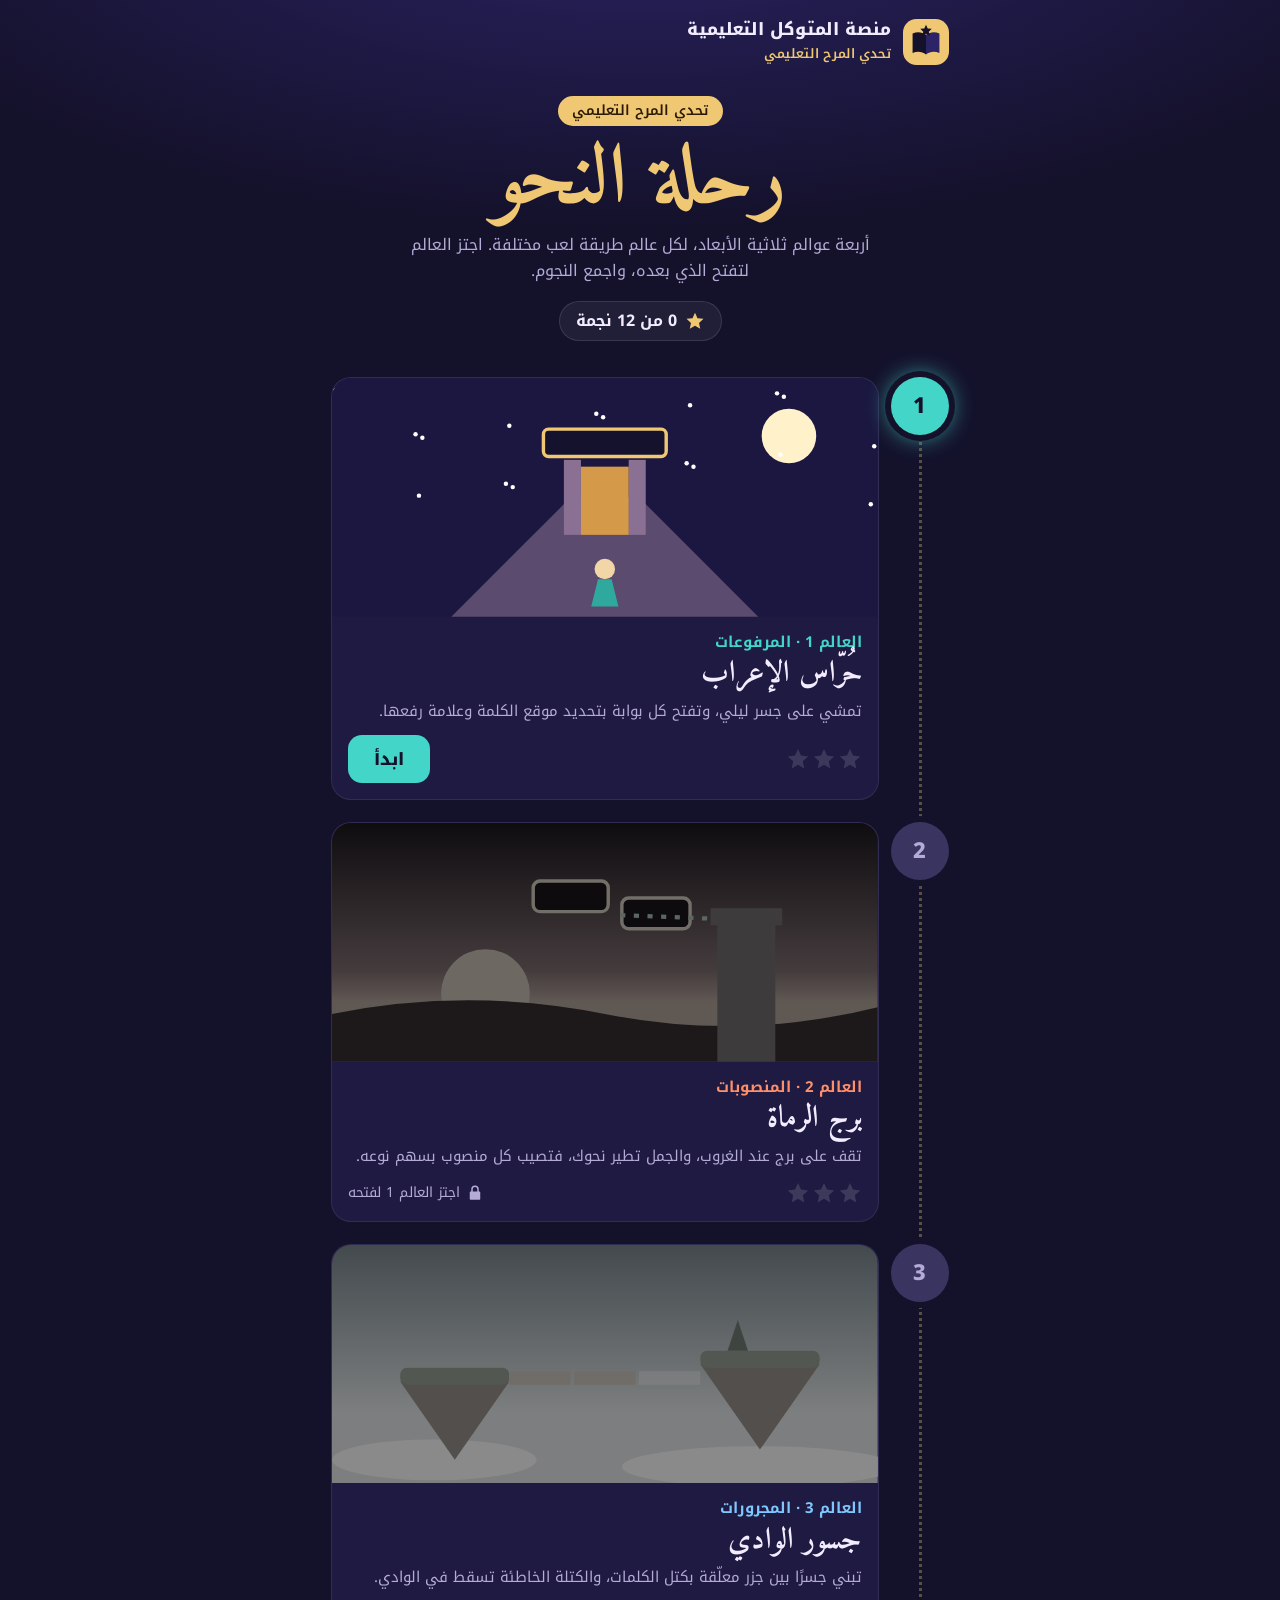
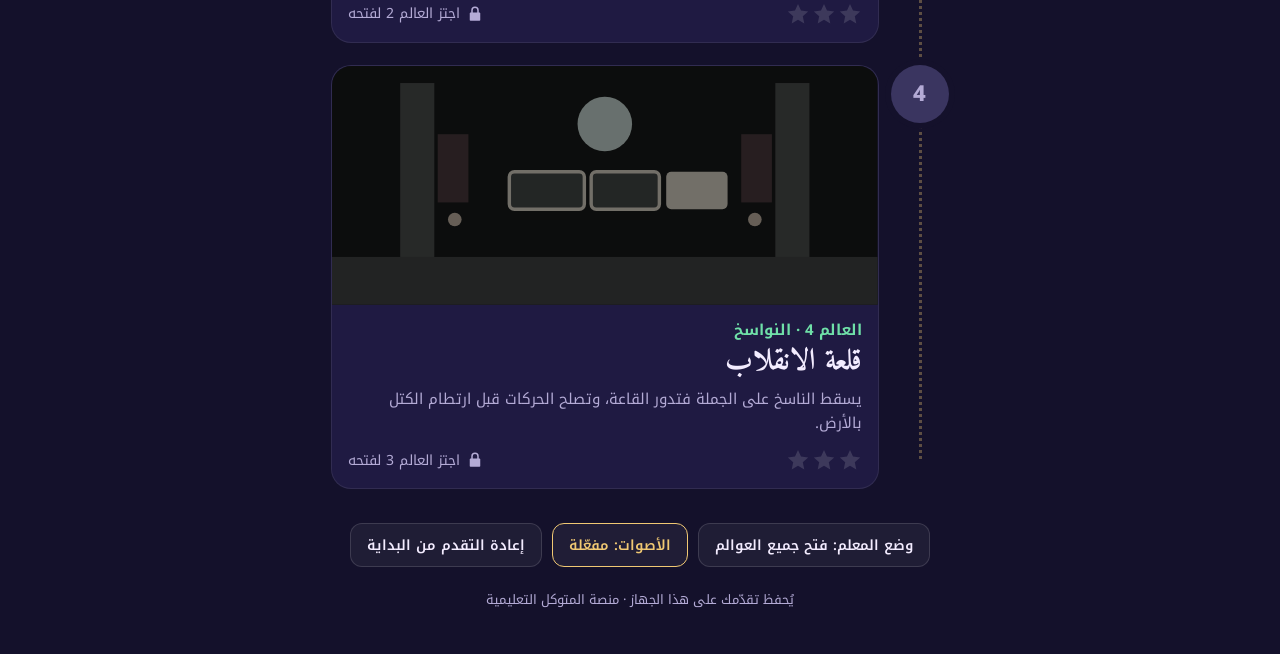
<file: nahw/index.html>
<!DOCTYPE html>
<html lang="ar" dir="rtl">
<head>
<meta charset="utf-8">
<meta name="viewport" content="width=device-width,initial-scale=1,viewport-fit=cover">
<meta name="theme-color" content="#14112b">
<title>منصة المتوكل التعليمية</title>
<link rel="preconnect" href="https://fonts.googleapis.com">
<link href="https://fonts.googleapis.com/css2?family=Amiri:wght@400;700&family=Noto+Kufi+Arabic:wght@400;600;800&display=swap" rel="stylesheet">
<style>
/* VOICE: منصة تعليمية جادة وممتعة للشباب، فخمة دون تكلّف
   IDEA: خريطة رحلة ليلية تمرّ بأربعة عوالم، كل عالم بلونه ومشهده
   PICTURE: بطاقات العوالم مرسومة بمشاهد صغيرة تشبه اللعبة، متصلة بدرب منقّط
   COLOUR and TYPE: ليل نيلي وذهب رملي، ولكل عالم لونه — Amiri للعناوين، Noto Kufi للنص
   LAYOUT: ترويسة المنصة، عنوان التحدي ونجومه، ثم الدرب بالعوالم، ثم أدوات المعلم */
:root{color-scheme:dark;--bg:#14112b;--card:#1f1a42;--sand:#f0c873;--teal:#43d6c8;--ink:#f3ecff;--mute:#b4abd6}
*{box-sizing:border-box;min-width:0;-webkit-tap-highlight-color:transparent}
html{background:var(--bg)}
body{margin:0;color:var(--ink);font:16px/1.65 "Noto Kufi Arabic",Tahoma,sans-serif;overflow-x:clip;
 background:radial-gradient(1200px 500px at 50% -120px,#2c2466 0%,transparent 70%),var(--bg);min-height:100vh}
.wrap{max-width:720px;margin:0 auto;padding:calc(env(safe-area-inset-top) + 18px) max(4vw,16px) calc(env(safe-area-inset-bottom) + 30px)}
.brand{display:flex;align-items:center;gap:12px}
.brand svg{width:46px;height:46px;flex:none}
.brand b{display:block;font-size:17px;font-weight:800;line-height:1.3}
.brand span{font-size:13px;color:var(--sand);font-weight:600}
.hero{text-align:center;padding:30px 0 8px}
.hero .kick{display:inline-block;font-size:14px;font-weight:600;color:#2a1a05;background:var(--sand);border-radius:999px;padding:3px 14px}
h1{font:700 clamp(52px,15vw,84px)/1.05 Amiri,serif;margin:12px 0 6px;color:var(--sand);text-wrap:balance}
.hero p{margin:0 auto;max-width:30em;color:var(--mute);font-size:16px}
.total{display:inline-flex;align-items:center;gap:8px;margin-top:16px;background:#ffffff0f;border:1px solid #ffffff1c;border-radius:999px;padding:6px 16px;font-weight:700}
.total svg{width:20px;height:20px}
.path{position:relative;margin-top:28px;display:grid;gap:22px}
.path::before{content:"";position:absolute;top:30px;bottom:30px;inset-inline-start:27px;border-inline-start:3px dotted #f0c87355}
.world{position:relative;display:grid;grid-template-columns:58px minmax(0,1fr);gap:12px;align-items:start}
.num{width:58px;height:58px;border-radius:50%;display:grid;place-items:center;font:800 22px "Noto Kufi Arabic";background:var(--c);color:#14112b;box-shadow:0 0 0 6px var(--bg),0 0 24px var(--c);z-index:1}
.world.locked .num{background:#3a3560;color:var(--mute);box-shadow:0 0 0 6px var(--bg)}
.card{background:var(--card);border-radius:20px;overflow:hidden;border:1px solid #ffffff14}
.scene{display:block;width:100%;height:auto;aspect-ratio:16/7}
.body{padding:12px 16px 16px}
.body h2{margin:0;font:700 30px/1.25 Amiri,serif}
.topic{color:var(--c);font-weight:700;font-size:15px}
.body p{margin:6px 0 12px;color:var(--mute);font-size:15px}
.row{display:flex;align-items:center;justify-content:space-between;gap:10px;flex-wrap:wrap}
.stars{display:flex;gap:2px}.stars svg{width:24px;height:24px}
.best{font-size:13px;color:var(--mute)}
.play{font:800 17px "Noto Kufi Arabic";color:#14112b;background:var(--c);border:0;border-radius:14px;min-height:48px;padding:0 26px;cursor:pointer}
.play:active{transform:scale(.96)}
.play:focus-visible,.tools button:focus-visible{outline:3px solid var(--sand);outline-offset:3px}
.lockmsg{display:flex;align-items:center;gap:6px;font-size:14px;color:var(--mute)}
.lockmsg svg{width:18px;height:18px}
.world.locked .scene{filter:grayscale(.85) brightness(.55)}
.tools{margin-top:34px;display:flex;flex-wrap:wrap;gap:10px;justify-content:center}
.tools button{font:600 14px "Noto Kufi Arabic";color:var(--ink);background:#ffffff0d;border:1px solid #ffffff22;border-radius:12px;min-height:44px;padding:0 16px;cursor:pointer}
.tools button[aria-pressed=true]{border-color:var(--sand);color:var(--sand)}
.foot{text-align:center;color:var(--mute);font-size:13px;margin-top:22px}
#loading{position:fixed;inset:0;display:grid;place-items:center;background:var(--bg);z-index:9;text-align:center}
#loading b{display:block;font:700 34px Amiri,serif;color:var(--sand)}
#loading i{display:block;width:44px;height:44px;margin:16px auto 0;border-radius:50%;border:4px solid #ffffff22;border-top-color:var(--sand);animation:spin 1s linear infinite}
@keyframes spin{to{transform:rotate(1turn)}}
[hidden]{display:none!important}
@media (prefers-reduced-motion:reduce){#loading i{animation:none}}
</style>
</head>
<body>
<div class="wrap">
  <header class="brand">
    <svg viewBox="0 0 48 48" aria-hidden="true"><rect width="48" height="48" rx="14" fill="#f0c873"/><path d="M10 15c5-2 10-1.5 14 1.5V37c-4-3-9-3.5-14-1.5z" fill="#14112b"/><path d="M38 15c-5-2-10-1.5-14 1.5V37c4-3 9-3.5 14-1.5z" fill="#2c2466"/><path d="M24 6l1.8 3.8 4.2.5-3.1 2.9.8 4.1-3.7-2-3.7 2 .8-4.1-3.1-2.9 4.2-.5z" fill="#14112b"/></svg>
    <div><b>منصة المتوكل التعليمية</b><span>تحدي المرح التعليمي</span></div>
  </header>

  <section class="hero">
    <span class="kick">تحدي المرح التعليمي</span>
    <h1>رحلة النحو</h1>
    <p>أربعة عوالم ثلاثية الأبعاد، لكل عالم طريقة لعب مختلفة. اجتز العالم لتفتح الذي بعده، واجمع النجوم.</p>
    <div class="total" id="total"></div>
  </section>

  <main class="path" id="path"></main>

  <div class="tools">
    <button id="teacher" aria-pressed="false">وضع المعلم: فتح جميع العوالم</button>
    <button id="sound" aria-pressed="true">الأصوات: مفعّلة</button>
    <button id="reset">إعادة التقدم من البداية</button>
  </div>
  <p class="foot">يُحفظ تقدّمك على هذا الجهاز · منصة المتوكل التعليمية</p>
</div>
<div id="loading" hidden><div><b id="lt"></b><i></i></div></div>

<script>
{
const $=s=>document.querySelector(s);
const ar=n=>n.toLocaleString('ar');
const WORLDS=[
 {n:1,c:'#43d6c8',name:'حُرّاس الإعراب',topic:'المرفوعات',play:'تمشي على جسر ليلي، وتفتح كل بوابة بتحديد موقع الكلمة وعلامة رفعها.',
  svg:`<rect width="320" height="140" fill="#1b1740"/><circle cx="268" cy="34" r="16" fill="#fff1c9"/>${[...Array(18)].map((_,i)=>`<circle cx="${(i*53)%320}" cy="${(i*29)%70+6}" r="1.3" fill="#fff"/>`).join('')}<path d="M70 140 L140 70 H180 L250 140z" fill="#5b4b6e"/><rect x="124" y="30" width="72" height="16" rx="3" fill="#15122e" stroke="#f0c873" stroke-width="2"/><rect x="136" y="48" width="10" height="44" fill="#8a7194"/><rect x="174" y="48" width="10" height="44" fill="#8a7194"/><rect x="146" y="52" width="28" height="40" fill="#d49a4a"/><circle cx="160" cy="112" r="6" fill="#f3d6a8"/><path d="M152 134 L156 118 H164 L168 134z" fill="#2fa89d"/>`},
 {n:2,c:'#ff8f6a',name:'برج الرماة',topic:'المنصوبات',play:'تقف على برج عند الغروب، والجمل تطير نحوك، فتصيب كل منصوب بسهم نوعه.',
  svg:`<defs><linearGradient id="g2" x1="0" y1="0" x2="0" y2="1"><stop offset="0" stop-color="#2a1035"/><stop offset=".62" stop-color="#c8566a"/><stop offset=".75" stop-color="#f2925a"/></linearGradient></defs><rect width="320" height="140" fill="url(#g2)"/><circle cx="90" cy="100" r="26" fill="#ffb46a"/><path d="M0 112 Q80 96 160 112 T320 108 V140 H0z" fill="#542433"/><rect x="226" y="58" width="34" height="82" fill="#8a6474"/><rect x="222" y="50" width="42" height="10" fill="#8a6474"/><rect x="118" y="34" width="44" height="18" rx="4" fill="#240e2c" stroke="#f0c873" stroke-width="2"/><rect x="170" y="44" width="40" height="18" rx="4" fill="#240e2c" stroke="#f0c873" stroke-width="2"/><path d="M220 56 L168 54" stroke="#43d6c8" stroke-width="2.5" stroke-dasharray="3 5"/>`},
 {n:3,c:'#7fc8ff',name:'جسور الوادي',topic:'المجرورات',play:'تبني جسرًا بين جزر معلّقة بكتل الكلمات، والكتلة الخاطئة تسقط في الوادي.',
  svg:`<defs><linearGradient id="g3" x1="0" y1="0" x2="0" y2="1"><stop offset="0" stop-color="#3f93c4"/><stop offset=".7" stop-color="#cfeaf0"/></linearGradient></defs><rect width="320" height="140" fill="url(#g3)"/><ellipse cx="60" cy="126" rx="60" ry="12" fill="#fff" opacity=".85"/><ellipse cx="250" cy="130" rx="80" ry="12" fill="#fff" opacity=".85"/><path d="M40 80 h64 l-32 46z" fill="#b08a6a"/><rect x="40" y="72" width="64" height="10" rx="4" fill="#6fae6a"/><path d="M216 70 h70 l-35 50z" fill="#b08a6a"/><rect x="216" y="62" width="70" height="10" rx="4" fill="#6fae6a"/><rect x="104" y="74" width="36" height="8" fill="#e8c48a"/><rect x="142" y="74" width="36" height="8" fill="#e8c48a"/><rect x="180" y="74" width="36" height="8" fill="#fff" opacity=".35"/><path d="M232 62 l6-18 6 18z" fill="#3f8f5a"/>`},
 {n:4,c:'#6fe0a8',name:'قلعة الانقلاب',topic:'النواسخ',play:'يسقط الناسخ على الجملة فتدور القاعة، وتصلح الحركات قبل ارتطام الكتل بالأرض.',
  svg:`<rect width="320" height="140" fill="#0f1a1a"/><rect x="0" y="112" width="320" height="28" fill="#34433f"/><rect x="40" y="10" width="20" height="102" fill="#3c4d4a"/><rect x="260" y="10" width="20" height="102" fill="#3c4d4a"/><circle cx="160" cy="34" r="16" fill="#7fe0c0"/><rect x="62" y="40" width="18" height="40" fill="#8a2338"/><rect x="240" y="40" width="18" height="40" fill="#8a2338"/><circle cx="72" cy="90" r="4" fill="#ffa040"/><circle cx="248" cy="90" r="4" fill="#ffa040"/><rect x="196" y="62" width="36" height="22" rx="3" fill="#f0c873"/><rect x="152" y="62" width="40" height="22" rx="3" fill="#2e4a46" stroke="#f0c873" stroke-width="2"/><rect x="104" y="62" width="44" height="22" rx="3" fill="#2e4a46" stroke="#f0c873" stroke-width="2"/>`}
];
const K='mt-nahw',KT='mt-teacher';
const load=()=>{try{return JSON.parse(localStorage.getItem(K)||'{}')}catch(e){return{}}};
const teacher=()=>{try{return localStorage.getItem(KT)==='1'}catch(e){return false}};
const star=on=>`<svg viewBox="0 0 24 24"><path fill="${on?'#f0c873':'#ffffff22'}" d="M12 2l3 6.6 7.2.8-5.4 4.9 1.5 7.1L12 17.8 5.7 21.4l1.5-7.1L1.8 9.4 9 8.6z"/></svg>`;
const lockI='<svg viewBox="0 0 24 24"><path fill="currentColor" d="M7 10V7a5 5 0 0110 0v3h1a1 1 0 011 1v9a1 1 0 01-1 1H6a1 1 0 01-1-1v-9a1 1 0 011-1zm2 0h6V7a3 3 0 00-6 0z"/></svg>';
const open=(P,n)=>teacher()||n===1||((P[n-1]||{}).s>0);
function render(){
 const P=load();let tot=0;WORLDS.forEach(w=>tot+=(P[w.n]||{}).s||0);
 $('#total').innerHTML=`${star(true)} ${ar(tot)} من ${ar(12)} نجمة`;
 $('#path').innerHTML=WORLDS.map(w=>{const o=P[w.n]||{s:0,b:0},u=open(P,w.n);
  return `<article class="world${u?'':' locked'}" style="--c:${w.c}">
   <div class="num">${ar(w.n)}</div>
   <div class="card"><svg class="scene" viewBox="0 0 320 140" preserveAspectRatio="xMidYMid slice" aria-hidden="true">${w.svg}</svg>
    <div class="body"><span class="topic">العالم ${ar(w.n)} · ${w.topic}</span><h2>${w.name}</h2><p>${w.play}</p>
     <div class="row"><div><div class="stars">${[1,2,3].map(i=>star(i<=o.s)).join('')}</div>${o.b?`<span class="best">أفضل نتيجة: ${ar(o.b)}</span>`:''}</div>
      ${u?`<button class="play" data-n="${w.n}">${o.s?'العب مجددًا':'ابدأ'}</button>`:`<span class="lockmsg">${lockI} اجتز العالم ${ar(w.n-1)} لفتحه</span>`}
     </div></div></div></article>`}).join('');
 $('#teacher').setAttribute('aria-pressed',teacher());
}
function launch(n){
 $('#lt').textContent=WORLDS[n-1].name;$('#loading').hidden=false;
 fetch('w'+n+'.html').then(r=>{if(!r.ok)throw 0;return r.text()}).then(t=>{document.open();document.write(t);document.close()})
 .catch(()=>{$('#loading').hidden=true;try{location.hash=''}catch(e){}render()})}
$('#path').addEventListener('click',e=>{const b=e.target.closest('.play');if(!b)return;const n=+b.dataset.n;try{location.hash='world-'+n}catch(_){}launch(n)});
$('#teacher').addEventListener('click',()=>{try{localStorage.setItem(KT,teacher()?'0':'1')}catch(e){}render()});
const rs=$('#reset');let armed=false;
rs.addEventListener('click',()=>{if(!armed){armed=true;rs.textContent='اضغط مرة أخرى للتأكيد';setTimeout(()=>{armed=false;rs.textContent='إعادة التقدم من البداية'},3000);return}
 try{localStorage.removeItem(K)}catch(e){}armed=false;rs.textContent='إعادة التقدم من البداية';render()});
const snd=$('#sound');const sOn=()=>{try{return localStorage.getItem('mt-sound')!=='0'}catch(e){return true}};
const sRen=()=>{snd.textContent='الأصوات: '+(sOn()?'مفعّلة':'متوقفة');snd.setAttribute('aria-pressed',sOn())};
snd.addEventListener('click',()=>{try{localStorage.setItem('mt-sound',sOn()?'0':'1')}catch(e){}sRen()});sRen();
render();
const m=location.hash.match(/^#world-([1-4])$/);
if(m&&open(load(),+m[1]))launch(+m[1]);
}
</script>
</body>
</html>
</file>
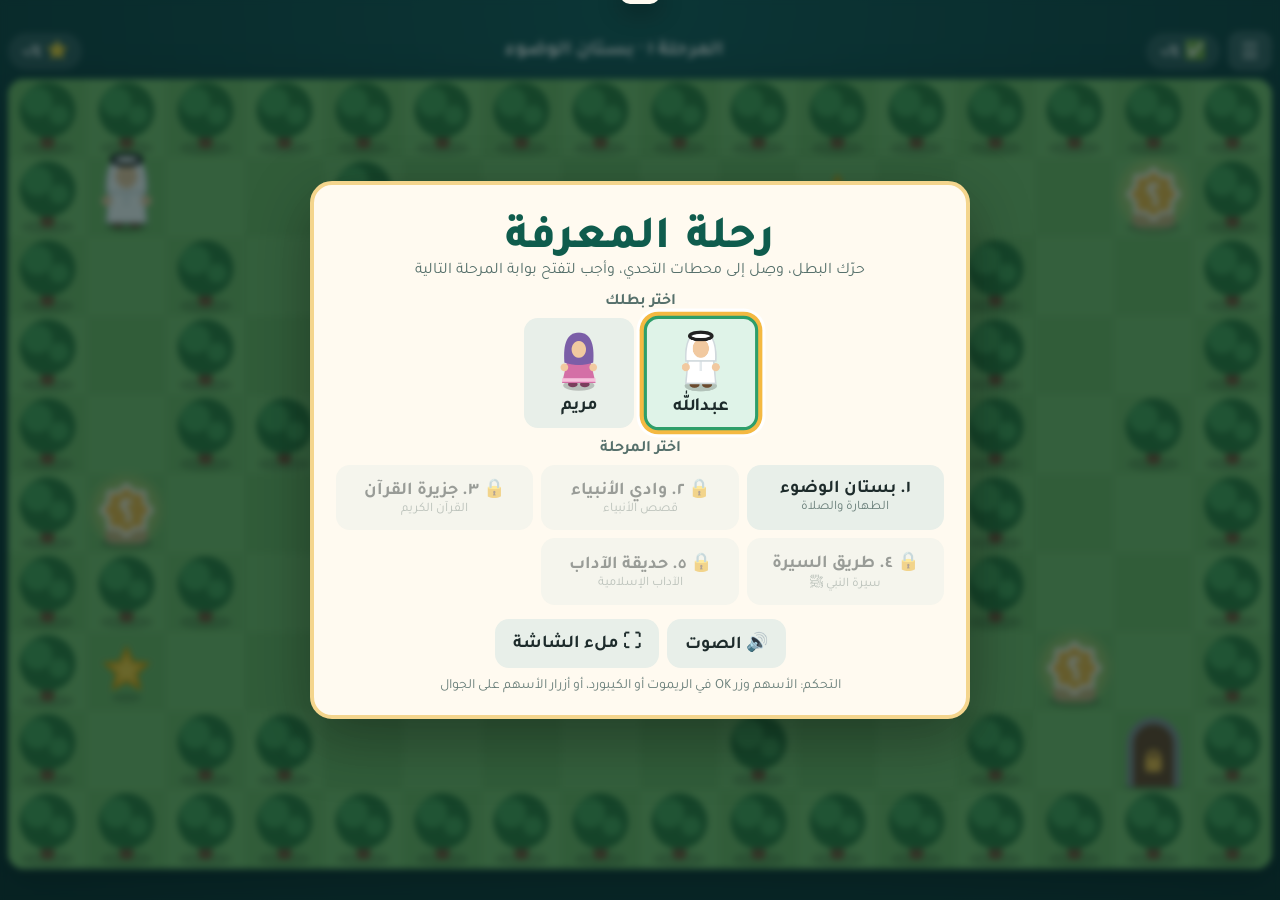
<file: rihla-game/index.html>
<!DOCTYPE html>
<html lang="ar" dir="rtl">
<head>
<meta charset="utf-8">
<meta name="viewport" content="width=device-width,initial-scale=1,user-scalable=no">
<meta name="theme-color" content="#0f3d3e">
<meta name="apple-mobile-web-app-capable" content="yes">
<meta name="apple-mobile-web-app-title" content="رحلة المعرفة">
<link rel="manifest" href="manifest.json">
<link rel="apple-touch-icon" href="icon-192.png">
<link rel="icon" href="icon-192.png">
<title>رحلة المعرفة</title>
<style>
@font-face{font-family:'Tajawal';font-weight:400;font-display:swap;src:url(fonts/tajawal-arabic-400-normal.woff2) format('woff2');unicode-range:U+0600-06FF,U+0750-077F,U+08A0-08FF,U+FB50-FDFF,U+FE70-FEFC,U+200C-200E;}
@font-face{font-family:'Tajawal';font-weight:700;font-display:swap;src:url(fonts/tajawal-arabic-700-normal.woff2) format('woff2');unicode-range:U+0600-06FF,U+0750-077F,U+08A0-08FF,U+FB50-FDFF,U+FE70-FEFC,U+200C-200E;}
@font-face{font-family:'Tajawal';font-weight:800;font-display:swap;src:url(fonts/tajawal-arabic-800-normal.woff2) format('woff2');unicode-range:U+0600-06FF,U+0750-077F,U+08A0-08FF,U+FB50-FDFF,U+FE70-FEFC,U+200C-200E;}
@font-face{font-family:'Tajawal';font-weight:400;font-display:swap;src:url(fonts/tajawal-latin-400-normal.woff2) format('woff2');unicode-range:U+0000-00FF;}
@font-face{font-family:'Tajawal';font-weight:700;font-display:swap;src:url(fonts/tajawal-latin-700-normal.woff2) format('woff2');unicode-range:U+0000-00FF;}
/* VOICE: لعبة أطفال دافئة ومرحة
   IDEA: خريطة رحلة كنز، كل محطة تحدٍّ
   PICTURE: الخريطة نفسها بشخصية تتحرك
   COLOUR: أخضر بستان وذهبي فانوس على فيروزي عميق
   TYPE: Tajawal / LAYOUT: شريط علوي + لوحة اللعب */
:root{--panel:#fffaf0;--ink:#1d2b2b;--gold:#f4b942;--green:#2e9e6a;--red:#d9534f;--deep:#0f5c4d}
*{box-sizing:border-box;margin:0;padding:0;-webkit-tap-highlight-color:transparent}
html,body{height:100%;overflow:hidden;background:radial-gradient(circle at 50% 0%,#17595a,#0b2b2c);font-family:Tajawal,system-ui,sans-serif;color:var(--ink);user-select:none;-webkit-user-select:none}
#app{position:fixed;inset:0;display:flex;flex-direction:column;align-items:center;justify-content:center;gap:8px;padding:8px}
#hud{display:flex;align-items:center;gap:8px;color:#fff;font-weight:700}
#hud .pill{background:rgba(255,255,255,.14);border-radius:999px;padding:6px 14px;font-size:clamp(13px,2vw,18px);white-space:nowrap}
#lvlName{flex:1;text-align:center;font-size:clamp(14px,2.2vw,20px)}
#menuBtn{background:rgba(255,255,255,.18);color:#fff;border:none;border-radius:12px;font-size:20px;width:44px;height:40px;cursor:pointer}
#cv{border-radius:16px;box-shadow:0 10px 40px rgba(0,0,0,.4);background:#7cc36b;touch-action:none;display:block}
.screen{position:fixed;inset:0;display:flex;align-items:center;justify-content:center;background:rgba(6,30,31,.6);backdrop-filter:blur(3px);-webkit-backdrop-filter:blur(3px);z-index:10;padding:14px}
.hidden{display:none!important}
.card{background:var(--panel);border-radius:22px;padding:20px 22px;max-width:660px;width:100%;box-shadow:0 20px 60px rgba(0,0,0,.35);text-align:center;max-height:100%;overflow:auto;border:4px solid #f4d58d}
h1{font-size:clamp(30px,5vw,46px);font-weight:900;color:var(--deep);line-height:1.15}
h2{font-size:clamp(22px,3.4vw,30px);color:var(--deep)}
.sub{color:#56706b;margin:4px 0 12px;font-size:16px}
.btn{font:inherit;font-weight:700;font-size:18px;border:none;border-radius:14px;padding:12px 18px;min-height:48px;background:#e8efe9;color:var(--ink);cursor:pointer;transition:transform .12s,box-shadow .12s}
.btn.primary{background:var(--green);color:#fff}
.btn.gold{background:var(--gold);color:#3b2a00}
.btn:focus{outline:none;box-shadow:0 0 0 4px var(--gold),0 0 0 7px #fff;transform:scale(1.04)}
.btn:disabled{opacity:.45;cursor:default}
.heroes{display:flex;gap:12px;justify-content:center;margin:6px 0 12px}
.hero{display:flex;flex-direction:column;align-items:center;gap:2px;padding:8px 20px;border:3px solid transparent}
.hero canvas{width:64px;height:64px}
.hero.sel{border-color:var(--green);background:#dff3e8}
.lbl{font-weight:700;color:#56706b;margin:6px 0}
.levels{display:grid;grid-template-columns:repeat(auto-fit,minmax(150px,1fr));gap:8px}
.lvl small{display:block;font-weight:400;font-size:13px;color:#6a7f7a}
.lvl .st{color:#d79b00;font-size:14px}
.row{display:flex;gap:8px;justify-content:center;margin-top:14px;flex-wrap:wrap}
.opts{display:grid;grid-template-columns:1fr 1fr;gap:10px;margin-top:16px}
.opt{font-size:clamp(18px,2.6vw,22px);padding:14px}
.opt.right{background:var(--green);color:#fff}
.opt.wrong{background:var(--red);color:#fff;animation:shake .35s}
@keyframes shake{25%{transform:translateX(-6px)}50%{transform:translateX(6px)}75%{transform:translateX(-3px)}}
.qtag{display:inline-block;background:#f4d58d;border-radius:999px;padding:4px 14px;font-weight:700;color:#6b4e00;margin-bottom:10px}
#qText{font-size:clamp(20px,3.4vw,30px);line-height:1.6}
.msg{min-height:30px;margin-top:12px;font-size:18px;font-weight:700;color:var(--deep)}
.bigstars{font-size:52px;letter-spacing:6px;margin:8px 0;color:var(--gold)}
.bigstars .off{color:#d8d2c2}
#toast{position:fixed;top:12px;left:50%;transform:translate(-50%,-140%);background:#fffaf0;color:var(--ink);padding:10px 20px;border-radius:14px;font-weight:700;box-shadow:0 8px 24px rgba(0,0,0,.3);transition:transform .3s;z-index:20;max-width:90vw;text-align:center;font-size:17px}
#toast.on{transform:translate(-50%,0)}
#pad{position:fixed;left:12px;bottom:12px;display:none;grid-template-columns:repeat(3,60px);grid-template-rows:repeat(3,60px);gap:2px;z-index:5;direction:ltr}
#pad button{border:none;border-radius:16px;background:rgba(255,255,255,.3);color:#fff;font-size:24px;touch-action:none}
#pad button:active{background:rgba(255,255,255,.55)}
#pad .u{grid-area:1/2}#pad .l{grid-area:2/1}#pad .r{grid-area:2/3}#pad .d{grid-area:3/2}
@media (pointer:coarse){#pad{display:grid}}
.note{font-size:14px;color:#6a7f7a;margin-top:10px}
@media (prefers-reduced-motion:reduce){.btn,#toast{transition:none}}
</style>
</head>
<body>
<div id="app">
  <div id="hud">
    <button id="menuBtn" tabindex="-1" aria-label="القائمة">☰</button>
    <span class="pill" id="qPill">✅ ٠/٤</span>
    <span id="lvlName">رحلة المعرفة</span>
    <span class="pill" id="starPill">⭐ ٠</span>
  </div>
  <canvas id="cv"></canvas>
</div>

<div id="pad">
  <button class="u" data-k="ArrowUp" tabindex="-1">▲</button>
  <button class="l" data-k="ArrowLeft" tabindex="-1">◀</button>
  <button class="r" data-k="ArrowRight" tabindex="-1">▶</button>
  <button class="d" data-k="ArrowDown" tabindex="-1">▼</button>
</div>

<div id="toast"></div>

<div id="startScreen" class="screen">
  <div class="card">
    <h1>رحلة المعرفة</h1>
    <p class="sub">حرّك البطل، وصِل إلى محطات التحدي، وأجب لتفتح بوابة المرحلة التالية</p>
    <div class="lbl">اختر بطلك</div>
    <div class="heroes">
      <button class="btn hero" data-hero="boy"><canvas width="128" height="128"></canvas>عبدالله</button>
      <button class="btn hero" data-hero="girl"><canvas width="128" height="128"></canvas>مريم</button>
    </div>
    <div class="lbl">اختر المرحلة</div>
    <div class="levels" id="levels"></div>
    <div class="row">
      <button class="btn gold hidden" id="installBtn">📲 تنزيل اللعبة</button>
      <button class="btn" id="soundBtn">🔊 الصوت</button>
      <button class="btn" id="fsBtn">⛶ ملء الشاشة</button>
    </div>
    <p class="note">التحكم: الأسهم وزر OK في الريموت أو الكيبورد، أو أزرار الأسهم على الجوال</p>
  </div>
</div>

<div id="qModal" class="screen hidden">
  <div class="card">
    <div class="qtag" id="qTag"></div>
    <h2 id="qText"></h2>
    <div class="opts" id="qOpts"></div>
    <div class="msg" id="qMsg"></div>
  </div>
</div>

<div id="doneModal" class="screen hidden">
  <div class="card">
    <h2 id="doneTitle">أحسنت! أنهيت المرحلة</h2>
    <div class="bigstars" id="doneStars"></div>
    <p class="sub" id="doneSub"></p>
    <div class="row">
      <button class="btn primary" id="nextBtn">المرحلة التالية ◀</button>
      <button class="btn" id="againBtn">إعادة المرحلة</button>
      <button class="btn" id="homeBtn1">القائمة</button>
    </div>
  </div>
</div>

<div id="winModal" class="screen hidden">
  <div class="card">
    <h1>ما شاء الله! 🏆</h1>
    <p class="sub">أكملت رحلة المعرفة كاملة</p>
    <div class="bigstars" id="winStars"></div>
    <p class="sub" id="winSub"></p>
    <div class="row"><button class="btn primary" id="homeBtn2">القائمة الرئيسية</button></div>
  </div>
</div>

<div id="pauseModal" class="screen hidden">
  <div class="card">
    <h2>استراحة</h2>
    <div class="row">
      <button class="btn primary" id="resumeBtn">متابعة اللعب</button>
      <button class="btn" id="restartBtn">إعادة المرحلة</button>
      <button class="btn" id="homeBtn3">القائمة الرئيسية</button>
    </div>
  </div>
</div>

<div id="iosModal" class="screen hidden">
  <div class="card">
    <h2>تنزيل اللعبة على الآيفون</h2>
    <p class="sub" style="font-size:18px;line-height:1.8">اضغط زر المشاركة <b>⬆️</b> أسفل سفاري<br>ثم اختر <b>«إضافة إلى الشاشة الرئيسية»</b><br>وتظهر اللعبة كتطبيق على جوالك</p>
    <div class="row"><button class="btn primary" id="iosOk">تمام</button></div>
  </div>
</div>

<script>
{
const LEVELS=[
 {name:'بستان الوضوء',topic:'الطهارة والصلاة',theme:'garden',map:[
  "################",
  "#P..#.....*...1#",
  "#.#.#.####.##..#",
  "#.#...#..*..#..#",
  "#.###.#.###.#.##",
  "#2..#...#...#..#",
  "###.###.#.###..#",
  "#*....#3#.*..4.#",
  "#.##.....#..#.E#",
  "################"],
  qs:[
   {q:'كم عدد الصلوات المفروضة في اليوم والليلة؟',o:['خمس صلوات','ثلاث صلوات','سبع صلوات','أربع صلوات'],a:0,h:'الفجر والظهر والعصر والمغرب والعشاء'},
   {q:'بماذا نبدأ الوضوء بعد النية والتسمية؟',o:['غسل الكفين','غسل الوجه','مسح الرأس','غسل القدمين'],a:0,h:'نغسل اليدين قبل أن ندخلهما في الماء'},
   {q:'كم ركعة في صلاة الفجر؟',o:['ركعتان','ثلاث ركعات','أربع ركعات','ركعة واحدة'],a:0,h:'هي أقصر الصلوات المفروضة'},
   {q:'ماذا نقول عند الدخول في الصلاة؟',o:['الله أكبر','سبحان الله','الحمد لله','أستغفر الله'],a:0,h:'تُسمّى تكبيرة الإحرام'}]},
 {name:'وادي الأنبياء',topic:'قصص الأنبياء',theme:'desert',map:[
  "################",
  "#..*#....#...2.#",
  "#.#.#.##.#.###.#",
  "#.#...#..#...#.#",
  "#P###.#.###.*#.#",
  "#.#1..#...#..#.#",
  "#.#.###.#.####.#",
  "#...#*..#3.....#",
  "###...#.###4..E#",
  "################"],
  qs:[
   {q:'من النبي الذي بنى السفينة بأمر الله؟',o:['نوح عليه السلام','موسى عليه السلام','عيسى عليه السلام','هود عليه السلام'],a:0,h:'دعا قومه زمناً طويلاً ثم جاء الطوفان'},
   {q:'من النبي الذي التقمه الحوت؟',o:['يونس عليه السلام','يوسف عليه السلام','صالح عليه السلام','لوط عليه السلام'],a:0,h:'يُلقّب بذي النون'},
   {q:'من النبي الذي بنى الكعبة مع ابنه إسماعيل؟',o:['إبراهيم عليه السلام','آدم عليه السلام','داود عليه السلام','زكريا عليه السلام'],a:0,h:'هو خليل الرحمن'},
   {q:'من النبي الذي كلّمه الله فسُمّي كليم الله؟',o:['موسى عليه السلام','سليمان عليه السلام','إدريس عليه السلام','شعيب عليه السلام'],a:0,h:'عصاه صارت حيّة بإذن الله'}]},
 {name:'جزيرة القرآن',topic:'القرآن الكريم',theme:'island',map:[
  "~~~~~~~~~~~~~~~~",
  "~P..#....~~..1.~",
  "~.#.#.~~.~~.##.~",
  "~.#*..~~....*..~",
  "~.####..###.~~.~",
  "~2...#.*.#..~~.~",
  "~~~.##.#.#.###.~",
  "~*.....#3#...4.~",
  "~.~~~.......~.E~",
  "~~~~~~~~~~~~~~~~"],
  qs:[
   {q:'ما أول سورة في المصحف الشريف؟',o:['سورة الفاتحة','سورة البقرة','سورة الإخلاص','سورة الناس'],a:0,h:'نقرؤها في كل ركعة'},
   {q:'كم عدد سور القرآن الكريم؟',o:['١١٤ سورة','١٠٠ سورة','٣٠ سورة','٦٠ سورة'],a:0,h:'أكثر من مئة سورة'},
   {q:'ما أطول سورة في القرآن الكريم؟',o:['سورة البقرة','سورة آل عمران','سورة الكهف','سورة يس'],a:0,h:'هي ثاني سورة في المصحف'},
   {q:'ما السورة التي تعدل ثلث القرآن؟',o:['سورة الإخلاص','سورة الكوثر','سورة الفلق','سورة العصر'],a:0,h:'«قل هو الله أحد»'}]},
 {name:'طريق السيرة',topic:'سيرة النبي ﷺ',theme:'sira',map:[
  "################",
  "#P.....#..*...4#",
  "####.#.#.####..#",
  "#*...#...#..#.##",
  "#.####.###.*#..#",
  "#..1.#...#.###.#",
  "#.##.###.#...#.#",
  "#.#2...*.#.#3#.#",
  "#E#......#.#...#",
  "################"],
  qs:[
   {q:'في أي مدينة وُلد النبي ﷺ؟',o:['مكة المكرمة','المدينة المنورة','الطائف','القدس'],a:0,h:'فيها المسجد الحرام'},
   {q:'ما اسم أمّ النبي ﷺ؟',o:['آمنة بنت وهب','خديجة بنت خويلد','حليمة السعدية','فاطمة الزهراء'],a:0,h:'توفيت والنبي ﷺ صغير في الأبواء'},
   {q:'إلى أي مدينة هاجر النبي ﷺ؟',o:['المدينة المنورة','الطائف','مكة المكرمة','الحبشة'],a:0,h:'كان اسمها يثرب'},
   {q:'من صاحب النبي ﷺ في الهجرة؟',o:['أبو بكر الصديق','عمر بن الخطاب','علي بن أبي طالب','عثمان بن عفان'],a:0,h:'كان معه في غار ثور'}]},
 {name:'حديقة الآداب',topic:'الآداب الإسلامية',theme:'adab',map:[
  "################",
  "#P..*#....~~..E#",
  "#.##.#.##.~~.#.#",
  "#.#..#..#....#.#",
  "#.#.###.####.#.#",
  "#1#...#..*.#.4.#",
  "#.###.#.##.#.###",
  "#...#.2..#.#..*#",
  "#.#...##.#3....#",
  "################"],
  qs:[
   {q:'ماذا نقول قبل أن نبدأ الأكل؟',o:['بسم الله','الحمد لله','سبحان الله','الله أكبر'],a:0,h:'ونقول «الحمد لله» بعد الانتهاء'},
   {q:'بأي يد نأكل ونشرب؟',o:['باليد اليمنى','باليد اليسرى','بأي يد','باليدين معاً'],a:0,h:'«يا غلام، سمِّ الله، وكُل بيمينك»'},
   {q:'إذا عطس أخوك وقال «الحمد لله» فماذا تقول له؟',o:['يرحمك الله','صحّة','بالعافية','شكراً'],a:0,h:'دعاء له بالرحمة'},
   {q:'ماذا نقول عندما ندخل البيت ونرى أهلنا؟',o:['السلام عليكم','مرحباً','صباح الخير','أهلاً'],a:0,h:'تحية أهل الجنة'}]}
];
const THEMES={
 garden:{g1:'#7cc36b',g2:'#74bb63',obs:'tree',c1:'#2f7d3b',c2:'#4aa556'},
 desert:{g1:'#e9cf95',g2:'#e2c587',obs:'rock',c1:'#9c7a58',c2:'#c3a07a'},
 island:{g1:'#f1dca2',g2:'#eAd392',obs:'palm',c1:'#2e8b57',c2:'#46b36f'},
 sira:{g1:'#e6c98f',g2:'#dcbf82',obs:'palm',c1:'#3a8a4f',c2:'#57ac66'},
 adab:{g1:'#8fd17d',g2:'#86c874',obs:'flower',c1:'#2f7d3b',c2:'#4aa556'}
};
const PRAISE=['أحسنت! بارك الله فيك 🌟','ممتاز! ✨','إجابة صحيحة! 👏','ما شاء الله عليك! 🌙'];
const DIRS={ArrowUp:[0,-1],ArrowDown:[0,1],ArrowLeft:[-1,0],ArrowRight:[1,0]};
const T=48,COLS=16,ROWS=10,W=COLS*T,H=ROWS*T,STEP=160;
const $=s=>document.querySelector(s);
const ar=n=>String(n).replace(/\d/g,d=>'٠١٢٣٤٥٦٧٨٩'[d]);
const cv=$('#cv'),ctx=cv.getContext('2d');
let scale=1,now=0,held=null,paused=true,L=null,P=null,solved=new Set(),mistakes=0,got=0,totalStars=0,doorOpen=false,curQ=0,parts=[],lastBump=0,lastToast=0;

let save={hero:'boy',unlocked:0,best:[0,0,0,0,0],muted:false};
try{const s=JSON.parse(localStorage.getItem('rihla-save'));if(s)save=Object.assign(save,s)}catch(e){}
function persist(){try{localStorage.setItem('rihla-save',JSON.stringify(save))}catch(e){}}

/* ---------- sound ---------- */
let AC=null;
function tone(f,d,type,v,delay){if(save.muted)return;try{AC=AC||new(window.AudioContext||window.webkitAudioContext)();const t=AC.currentTime+(delay||0);const o=AC.createOscillator(),g=AC.createGain();o.type=type||'sine';o.frequency.value=f;g.gain.setValueAtTime(v||.15,t);g.gain.exponentialRampToValueAtTime(.001,t+d);o.connect(g);g.connect(AC.destination);o.start(t);o.stop(t+d+.02)}catch(e){}}
const SFX={
 star(){tone(880,.12,'sine',.14);tone(1320,.2,'sine',.12,.08)},
 ok(){[523,659,784].forEach((f,i)=>tone(f,.22,'triangle',.16,i*.1))},
 bad(){tone(196,.25,'square',.06)},
 win(){[523,659,784,1047].forEach((f,i)=>tone(f,.32,'triangle',.16,i*.12))},
 bump(){tone(140,.06,'sine',.05)}
};

/* ---------- sizing ---------- */
function resize(){
 const hud=$('#hud');const availW=innerWidth-16,availH=innerHeight-hud.offsetHeight-28;
 const s=Math.max(.2,Math.min(availW/W,availH/H));
 const cw=Math.floor(W*s),ch=Math.floor(H*s);
 cv.style.width=cw+'px';cv.style.height=ch+'px';hud.style.width=cw+'px';
 scale=s*Math.min(2,window.devicePixelRatio||1);
 cv.width=Math.round(W*scale);cv.height=Math.round(H*scale);
}
addEventListener('resize',resize);

/* ---------- drawing ---------- */
function circle(c,x,y,r,f){c.beginPath();c.arc(x,y,r,0,Math.PI*2);c.fillStyle=f;c.fill()}
function ell(c,x,y,rx,ry,f){c.beginPath();c.ellipse(x,y,rx,ry,0,0,Math.PI*2);c.fillStyle=f;c.fill()}
function rr(c,x,y,w,h,r,f){c.beginPath();c.roundRect?c.roundRect(x,y,w,h,r):c.rect(x,y,w,h);c.fillStyle=f;c.fill()}

function drawHero(c,cx,cy,hero,walk,moving){
 c.save();c.translate(cx,cy);
 ell(c,0,19,13,4.5,'rgba(0,0,0,.2)');
 const b=moving?Math.abs(Math.sin(walk))*-3:0,sw=moving?Math.sin(walk)*4:0;
 c.translate(0,b);
 const skin='#f1c9a0';
 if(hero==='boy'){
  // feet
  ell(c,-5,18,4,2.5,'#6b4a2e');ell(c,5,18,4,2.5,'#6b4a2e');
  // thobe
  c.beginPath();c.moveTo(-10,-4);c.lineTo(10,-4);c.lineTo(12,17);c.lineTo(-12,17);c.closePath();c.fillStyle='#ffffff';c.fill();c.strokeStyle='#cfd8dc';c.lineWidth=1.2;c.stroke();
  c.fillStyle='#e3e9ec';c.fillRect(-1,-3,2,10);
  circle(c,-12,4+sw,3.2,skin);circle(c,12,4-sw,3.2,skin);
  // ghutra
  c.beginPath();c.moveTo(-12,-1);c.quadraticCurveTo(-13,-24,0,-24);c.quadraticCurveTo(13,-24,12,-1);c.closePath();c.fillStyle='#ffffff';c.fill();c.strokeStyle='#cfd8dc';c.stroke();
  ell(c,0,-11,6.5,7.5,skin);
  c.beginPath();c.ellipse(0,-21,9,3,0,0,Math.PI*2);c.strokeStyle='#222';c.lineWidth=2.6;c.stroke();
 }else{
  ell(c,-5,18,4,2.5,'#7a3e5c');ell(c,5,18,4,2.5,'#7a3e5c');
  c.beginPath();c.moveTo(-9,-4);c.lineTo(9,-4);c.lineTo(14,17);c.lineTo(-14,17);c.closePath();c.fillStyle='#d46fa6';c.fill();
  c.fillStyle='#f6c1dc';c.fillRect(-14,13,28,3);
  circle(c,-12,4+sw,3.2,skin);circle(c,12,4-sw,3.2,skin);
  c.beginPath();c.moveTo(-12,0);c.quadraticCurveTo(-14,-25,0,-25);c.quadraticCurveTo(14,-25,12,0);c.quadraticCurveTo(0,4,-12,0);c.fillStyle='#7b5ea7';c.fill();
  ell(c,0,-11,6,7,skin);
 }
 c.restore();
}

function drawObstacle(c,x,y,th,t,gx,gy){
 const cx=x+24;
 if(th.obs==='rock'){
  ell(c,cx,y+40,18,5,'rgba(0,0,0,.15)');
  c.beginPath();c.moveTo(x+6,y+40);c.lineTo(x+10,y+18);c.lineTo(x+22,y+9);c.lineTo(x+36,y+14);c.lineTo(x+43,y+40);c.closePath();c.fillStyle=th.c1;c.fill();
  c.beginPath();c.moveTo(x+12,y+20);c.lineTo(x+22,y+12);c.lineTo(x+32,y+16);c.lineTo(x+24,y+26);c.closePath();c.fillStyle=th.c2;c.fill();
 }else if(th.obs==='palm'){
  ell(c,cx,y+43,14,4,'rgba(0,0,0,.15)');
  c.beginPath();c.moveTo(cx-2,y+44);c.quadraticCurveTo(cx+6,y+30,cx+1,y+15);c.strokeStyle='#8a5a33';c.lineWidth=5;c.lineCap='round';c.stroke();
  const sway=Math.sin(t/700+gx+gy)*.08;
  for(let i=0;i<6;i++){c.save();c.translate(cx+1,y+15);c.rotate(i*Math.PI/3+sway);ell(c,11,0,12,4,i%2?th.c1:th.c2);c.restore()}
  circle(c,cx+1,y+16,3.5,'#6b4423');
 }else{
  ell(c,cx,y+42,16,4.5,'rgba(0,0,0,.15)');
  rr(c,x+20,y+26,8,16,2,'#7a5233');
  circle(c,cx,y+19,17,th.c1);circle(c,x+18,y+14,9,th.c2);circle(c,x+31,y+22,6,th.c2);
  if(th.obs==='flower'){const cols=['#ff8fb8','#ffd166','#fff'];[[14,24],[30,12],[24,28],[34,24]].forEach((p,i)=>circle(c,x+p[0],y+p[1],2.6,cols[(i+gx)%3]))}
 }
}
function drawWater(c,x,y,t,gx,gy){
 c.fillStyle='#3aa7dc';c.fillRect(x,y,T,T);
 c.strokeStyle='rgba(255,255,255,.45)';c.lineWidth=2;c.lineCap='round';
 const o=Math.sin(t/600+gx*.9+gy*1.3)*4;
 c.beginPath();c.moveTo(x+8+o,y+16);c.quadraticCurveTo(x+14+o,y+12,x+20+o,y+16);c.stroke();
 c.beginPath();c.moveTo(x+26-o,y+34);c.quadraticCurveTo(x+32-o,y+30,x+38-o,y+34);c.stroke();
}
function starPath(c,cx,cy,r1,r2,n){c.beginPath();for(let i=0;i<n*2;i++){const r=i%2?r2:r1,a=-Math.PI/2+i*Math.PI/n;c.lineTo(cx+Math.cos(a)*r,cy+Math.sin(a)*r)}c.closePath()}
function drawStar(c,x,y,t){
 const b=Math.sin(t/300+x)*3;ell(c,x+24,y+40,9,3,'rgba(0,0,0,.15)');
 starPath(c,x+24,y+22+b,13,6,5);c.fillStyle='#ffd23f';c.fill();c.strokeStyle='#e0a100';c.lineWidth=2;c.stroke();
}
function drawStation(c,x,y,n,done,t){
 const cx=x+24,cy=y+22;
 ell(c,cx,y+42,16,4.5,'rgba(0,0,0,.18)');
 rr(c,cx-13,y+32,26,10,4,'#b9a27c');
 if(!done){
  const p=1+Math.sin(t/260)*.08;
  const g=c.createRadialGradient(cx,cy,2,cx,cy,26*p);g.addColorStop(0,'rgba(255,220,120,.9)');g.addColorStop(1,'rgba(255,220,120,0)');
  circle(c,cx,cy,26*p,g);
  starPath(c,cx,cy,16*p,12.5*p,8);c.fillStyle='#f4b942';c.fill();c.strokeStyle='#fff';c.lineWidth=2;c.stroke();
  c.fillStyle='#fff';c.font='900 20px Tajawal,sans-serif';c.textAlign='center';c.textBaseline='middle';c.fillText('؟',cx,cy+1);
 }else{
  starPath(c,cx,cy,15,11.5,8);c.fillStyle='#2e9e6a';c.fill();c.strokeStyle='#fff';c.lineWidth=2;c.stroke();
  c.beginPath();c.moveTo(cx-6,cy);c.lineTo(cx-1,cy+5);c.lineTo(cx+7,cy-5);c.strokeStyle='#fff';c.lineWidth=3;c.lineCap='round';c.stroke();
 }
}
function arch(c,x,y,inset){c.beginPath();c.moveTo(x+8+inset,y+46);c.lineTo(x+8+inset,y+20);c.arc(x+24,y+20,16-inset,Math.PI,0);c.lineTo(x+40-inset,y+46);c.closePath()}
function drawDoor(c,x,y,open,t){
 ell(c,x+24,y+46,18,3,'rgba(0,0,0,.2)');
 arch(c,x,y,0);c.fillStyle=open?'#f4b942':'#8a8f98';c.fill();
 arch(c,x,y,4);
 if(open){const p=.75+Math.sin(t/250)*.25;const g=c.createLinearGradient(0,y+8,0,y+46);g.addColorStop(0,'rgba(255,255,255,'+p+')');g.addColorStop(1,'#ffe39a');c.fillStyle=g;c.fill();
  starPath(c,x+24,y+26,6,3,4);c.fillStyle='#fff';c.fill();}
 else{c.fillStyle='#6b4226';c.fill();rr(c,x+19,y+28,10,9,2,'#f4b942');c.beginPath();c.arc(x+24,y+28,3.5,Math.PI,0);c.strokeStyle='#f4b942';c.lineWidth=2;c.stroke();}
}

function draw(){
 const c=ctx;c.setTransform(scale,0,0,scale,0,0);
 if(!L)return;
 const th=THEMES[L.theme],g=L.grid;
 for(let y=0;y<ROWS;y++)for(let x=0;x<COLS;x++){
  const ch=g[y][x],px=x*T,py=y*T;
  if(ch==='~'){drawWater(c,px,py,now,x,y);continue}
  c.fillStyle=(x+y)%2?th.g1:th.g2;c.fillRect(px,py,T,T);
 }
 for(let y=0;y<ROWS;y++)for(let x=0;x<COLS;x++){
  const ch=g[y][x],px=x*T,py=y*T;
  if(ch==='#')drawObstacle(c,px,py,th,now,x,y);
  else if(ch==='*')drawStar(c,px,py,now);
  else if(ch==='E')drawDoor(c,px,py,doorOpen,now);
  else if(ch>='1'&&ch<='4')drawStation(c,px,py,+ch,solved.has(+ch),now);
 }
 drawHero(c,P.px*T+24,P.py*T+22,save.hero,P.walk,P.moving);
 for(const p of parts){c.globalAlpha=Math.max(0,p.life);starPath(c,p.x,p.y,p.r,p.r/2,5);c.fillStyle=p.col;c.fill()}
 c.globalAlpha=1;
}

/* ---------- game logic ---------- */
function tile(x,y){return(L.grid[y]||[])[x]}
function loadLevel(i){
 const lv=LEVELS[i];
 L=Object.assign({},lv,{idx:i,grid:lv.map.map(r=>r.split(''))});
 totalStars=0;
 L.grid.forEach((r,y)=>r.forEach((ch,x)=>{if(ch==='P'){P={x,y,px:x,py:y,fx:x,fy:y,t:1,moving:false,walk:0};r[x]='.'}if(ch==='*')totalStars++}));
 solved=new Set();mistakes=0;got=0;doorOpen=false;updHUD();
}
function updHUD(){
 $('#lvlName').textContent='المرحلة '+ar(L.idx+1)+' · '+L.name;
 $('#qPill').textContent='✅ '+ar(solved.size)+'/'+ar(L.qs.length);
 $('#starPill').textContent='⭐ '+ar(got)+'/'+ar(totalStars);
}
function burst(gx,gy,col){for(let i=0;i<14;i++){const a=Math.random()*Math.PI*2,s=1.5+Math.random()*3;parts.push({x:gx*T+24,y:gy*T+22,vx:Math.cos(a)*s,vy:Math.sin(a)*s-1.5,r:3+Math.random()*4,life:1,col:col||'#ffd23f'})}}
function tryMove(dx,dy){
 const nx=P.x+dx,ny=P.y+dy,ch=tile(nx,ny);
 if(ch==null||ch==='#'||ch==='~'){if(now-lastBump>300){SFX.bump();lastBump=now}return}
 if(ch==='E'&&!doorOpen){if(now-lastToast>1800){toast('🔒 أجب عن كل التحديات لتنفتح البوابة');lastToast=now}return}
 P.fx=P.x;P.fy=P.y;P.x=nx;P.y=ny;P.t=0;P.moving=true;
}
function arrive(){
 const ch=tile(P.x,P.y);
 if(ch==='*'){L.grid[P.y][P.x]='.';got++;SFX.star();burst(P.x,P.y);updHUD()}
 else if(ch>='1'&&ch<='4'&&!solved.has(+ch))openQ(+ch);
 else if(ch==='E'&&doorOpen)finishLevel();
}
function update(dt){
 for(const p of parts){p.x+=p.vx;p.y+=p.vy;p.vy+=.12;p.life-=dt/700}
 parts=parts.filter(p=>p.life>0);
 if(paused||!L)return;
 if(P.moving){
  P.t+=dt/STEP;P.walk+=dt/55;
  if(P.t>=1){P.t=1;P.moving=false;P.px=P.x;P.py=P.y;arrive()}
  else{P.px=P.fx+(P.x-P.fx)*P.t;P.py=P.fy+(P.y-P.fy)*P.t}
 }
 if(!P.moving&&held&&!paused){const d=DIRS[held];tryMove(d[0],d[1])}
}
let last=performance.now();
function loop(t){const dt=Math.min(50,t-last);last=t;now=t;update(dt);draw();requestAnimationFrame(loop)}

/* ---------- screens ---------- */
const SCREENS=['startScreen','qModal','doneModal','winModal','pauseModal','iosModal'];
function show(id){SCREENS.forEach(s=>$('#'+s).classList.toggle('hidden',s!==id));held=null;setTimeout(()=>{const b=$('#'+id).querySelector('button.sel,button.primary:not([disabled]),button:not([disabled])');if(b)b.focus()},60)}
function hideAll(){SCREENS.forEach(s=>$('#'+s).classList.add('hidden'))}
function activeOverlay(){for(const s of SCREENS){const el=$('#'+s);if(!el.classList.contains('hidden'))return el}return null}
let toastTimer=0;
function toast(msg){const t=$('#toast');t.textContent=msg;t.classList.add('on');clearTimeout(toastTimer);toastTimer=setTimeout(()=>t.classList.remove('on'),2600)}

function buildStart(){
 document.querySelectorAll('.hero').forEach(b=>{
  b.classList.toggle('sel',b.dataset.hero===save.hero);
  const c=b.querySelector('canvas').getContext('2d');c.setTransform(2.4,0,0,2.4,0,0);c.clearRect(0,0,60,60);drawHero(c,26.5,28,b.dataset.hero,0,false);
 });
 $('#levels').innerHTML=LEVELS.map((lv,i)=>{
  const locked=i>save.unlocked,st=save.best[i]||0;
  return '<button class="btn lvl" data-i="'+i+'"'+(locked?' disabled':'')+'>'+(locked?'🔒 ':'')+ar(i+1)+'. '+lv.name+'<small>'+lv.topic+'</small>'+(st?'<span class="st">'+'★'.repeat(st)+'</span>':'')+'</button>';
 }).join('');
 $('#soundBtn').textContent=save.muted?'🔇 الصوت':'🔊 الصوت';
}
function goHome(){paused=true;buildStart();show('startScreen')}
function startLevel(i){loadLevel(i);hideAll();paused=false;held=null;toast('المرحلة '+ar(i+1)+': '+L.name+' — أجب عن '+ar(L.qs.length)+' تحديات لتفتح البوابة')}

function openQ(n){
 paused=true;curQ=n;const q=L.qs[n-1];
 $('#qTag').textContent='التحدي '+ar(n)+' من '+ar(L.qs.length);
 $('#qText').textContent=q.q;$('#qMsg').textContent='';
 const order=q.o.map((_,i)=>i).sort(()=>Math.random()-.5);
 const box=$('#qOpts');box.innerHTML='';
 order.forEach(i=>{const b=document.createElement('button');b.className='btn opt';b.textContent=q.o[i];b.onclick=()=>answer(b,i);box.appendChild(b)});
 show('qModal');
}
function answer(btn,i){
 const q=L.qs[curQ-1];
 if(i===q.a){
  btn.classList.add('right');SFX.ok();$('#qMsg').textContent=PRAISE[Math.floor(Math.random()*PRAISE.length)];
  $('#qOpts').querySelectorAll('button').forEach(b=>b.disabled=true);
  solved.add(curQ);
  setTimeout(()=>{hideAll();paused=false;burst(P.x,P.y,'#7ee2a8');updHUD();
   if(solved.size===L.qs.length){doorOpen=true;SFX.win();toast('🎉 انفتحت البوابة! اذهب إليها')}},1100);
 }else{
  btn.classList.add('wrong');btn.disabled=true;mistakes++;SFX.bad();
  $('#qMsg').textContent='💡 تلميح: '+q.h;
  const nb=$('#qOpts').querySelector('button:not([disabled])');if(nb)nb.focus();
 }
}
function finishLevel(){
 paused=true;SFX.win();
 const st=mistakes===0?3:mistakes<=2?2:1;const i=L.idx;
 save.best[i]=Math.max(save.best[i]||0,st);save.unlocked=Math.max(save.unlocked,Math.min(i+1,LEVELS.length-1));persist();
 if(i===LEVELS.length-1){
  const sum=save.best.reduce((a,b)=>a+b,0);
  $('#winStars').textContent='★'.repeat(3);
  $('#winSub').textContent='مجموع نجومك '+ar(sum)+' من '+ar(LEVELS.length*3)+' — أعد المراحل لتجمع كل النجوم';
  show('winModal');return;
 }
 $('#doneStars').innerHTML='★'.repeat(st)+'<span class="off">'+'★'.repeat(3-st)+'</span>';
 $('#doneTitle').textContent=st===3?'ممتاز! أنهيت '+L.name+' بلا أخطاء':'أحسنت! أنهيت '+L.name;
 $('#doneSub').textContent='جمعت '+ar(got)+' من '+ar(totalStars)+' نجوم ذهبية'+(st<3?' — أعد المرحلة لتحصل على ٣ نجوم':'');
 show('doneModal');
}

/* ---------- input ---------- */
function moveFocus(ov,key){
 const bs=[...ov.querySelectorAll('button:not([disabled])')].filter(b=>b.offsetParent!==null);
 if(!bs.length)return;const cur=document.activeElement;
 if(!bs.includes(cur)){bs[0].focus();return}
 const r=cur.getBoundingClientRect(),cx=r.left+r.width/2,cy=r.top+r.height/2,d=DIRS[key];
 let best=null,bd=1e9;
 for(const b of bs){if(b===cur)continue;const q=b.getBoundingClientRect(),x=q.left+q.width/2-cx,y=q.top+q.height/2-cy;
  const along=x*d[0]+y*d[1];if(along<=4)continue;const dist=along+Math.abs(x*d[1]-y*d[0])*.5;if(dist<bd){bd=dist;best=b}}
 if(best)best.focus();
}
addEventListener('keydown',e=>{
 const ov=activeOverlay();
 if(ov){
  if(DIRS[e.key]){e.preventDefault();moveFocus(ov,e.key)}
  else if(e.key==='Enter'||e.key===' '){const f=document.activeElement;if(f&&ov.contains(f)&&f.tagName==='BUTTON'){e.preventDefault();f.click()}}
  else if((e.key==='Escape'||e.key==='GoBack')&&ov.id==='pauseModal'){hideAll();paused=false}
  return;
 }
 if(DIRS[e.key]){e.preventDefault();held=e.key}
 else if(e.key==='Escape'||e.key==='GoBack'||e.key==='Backspace'){e.preventDefault();paused=true;show('pauseModal')}
});
addEventListener('keyup',e=>{if(e.key===held)held=null});
addEventListener('blur',()=>held=null);
document.querySelectorAll('#pad button').forEach(b=>{
 const k=b.dataset.k;
 b.addEventListener('pointerdown',e=>{e.preventDefault();held=k;try{b.setPointerCapture(e.pointerId)}catch(_){}});
 ['pointerup','pointercancel','lostpointercapture'].forEach(ev=>b.addEventListener(ev,()=>{if(held===k)held=null}));
});
/* swipe on canvas */
let sx=0,sy=0;
cv.addEventListener('pointerdown',e=>{sx=e.clientX;sy=e.clientY});
cv.addEventListener('pointerup',e=>{const dx=e.clientX-sx,dy=e.clientY-sy;if(Math.max(Math.abs(dx),Math.abs(dy))<25||paused)return;
 const k=Math.abs(dx)>Math.abs(dy)?(dx>0?'ArrowRight':'ArrowLeft'):(dy>0?'ArrowDown':'ArrowUp');if(!P.moving){const d=DIRS[k];tryMove(d[0],d[1])}});

document.querySelectorAll('.hero').forEach(b=>b.onclick=()=>{save.hero=b.dataset.hero;persist();buildStart();b.focus()});
$('#levels').addEventListener('click',e=>{const b=e.target.closest('.lvl');if(b&&!b.disabled)startLevel(+b.dataset.i)});
$('#soundBtn').onclick=()=>{save.muted=!save.muted;persist();buildStart();$('#soundBtn').focus()};
$('#fsBtn').onclick=()=>{try{const d=document.documentElement;if(!document.fullscreenElement)(d.requestFullscreen||d.webkitRequestFullscreen).call(d).catch(()=>{});else document.exitFullscreen()}catch(_){}};
$('#menuBtn').onclick=()=>{if(!paused){paused=true;show('pauseModal')}};
$('#resumeBtn').onclick=()=>{hideAll();paused=false};
$('#restartBtn').onclick=()=>startLevel(L.idx);
$('#againBtn').onclick=()=>startLevel(L.idx);
$('#nextBtn').onclick=()=>startLevel(Math.min(L.idx+1,LEVELS.length-1));
['#homeBtn1','#homeBtn2','#homeBtn3'].forEach(s=>$(s).onclick=goHome);
$('#iosOk').onclick=goHome;

/* ---------- install (PWA) ---------- */
let deferred=null;
const standalone=matchMedia('(display-mode: standalone)').matches||navigator.standalone;
const isIOS=/iphone|ipad|ipod/i.test(navigator.userAgent);
const ib=$('#installBtn');
if(isIOS&&!standalone)ib.classList.remove('hidden');
addEventListener('beforeinstallprompt',e=>{e.preventDefault();deferred=e;if(!standalone)ib.classList.remove('hidden')});
addEventListener('appinstalled',()=>{ib.classList.add('hidden');toast('✅ تم تنزيل اللعبة على جهازك')});
ib.onclick=async()=>{
 if(deferred){deferred.prompt();try{await deferred.userChoice}catch(_){}deferred=null;ib.classList.add('hidden')}
 else if(isIOS)show('iosModal');
};
if('serviceWorker' in navigator&&location.protocol==='https:'){try{navigator.serviceWorker.register('sw.js').catch(()=>{})}catch(_){}}

const inApp=!!window.AndroidBridge||location.protocol==='file:';
if(inApp){$('#fsBtn').classList.add('hidden');ib.classList.add('hidden')}
window.closeSet=()=>{const ov=activeOverlay();
 if(!ov){if(L){paused=true;show('pauseModal')}}
 else if(ov.id==='pauseModal'){hideAll();paused=false}
 else if(ov.id==='iosModal'||ov.id==='doneModal'||ov.id==='winModal')goHome();};
loadLevel(Math.min(save.unlocked,LEVELS.length-1));
resize();buildStart();show('startScreen');
if(document.fonts&&document.fonts.ready)document.fonts.ready.then(()=>{resize();buildStart()});
requestAnimationFrame(loop);
}
</script>
</body>
</html>
</file>
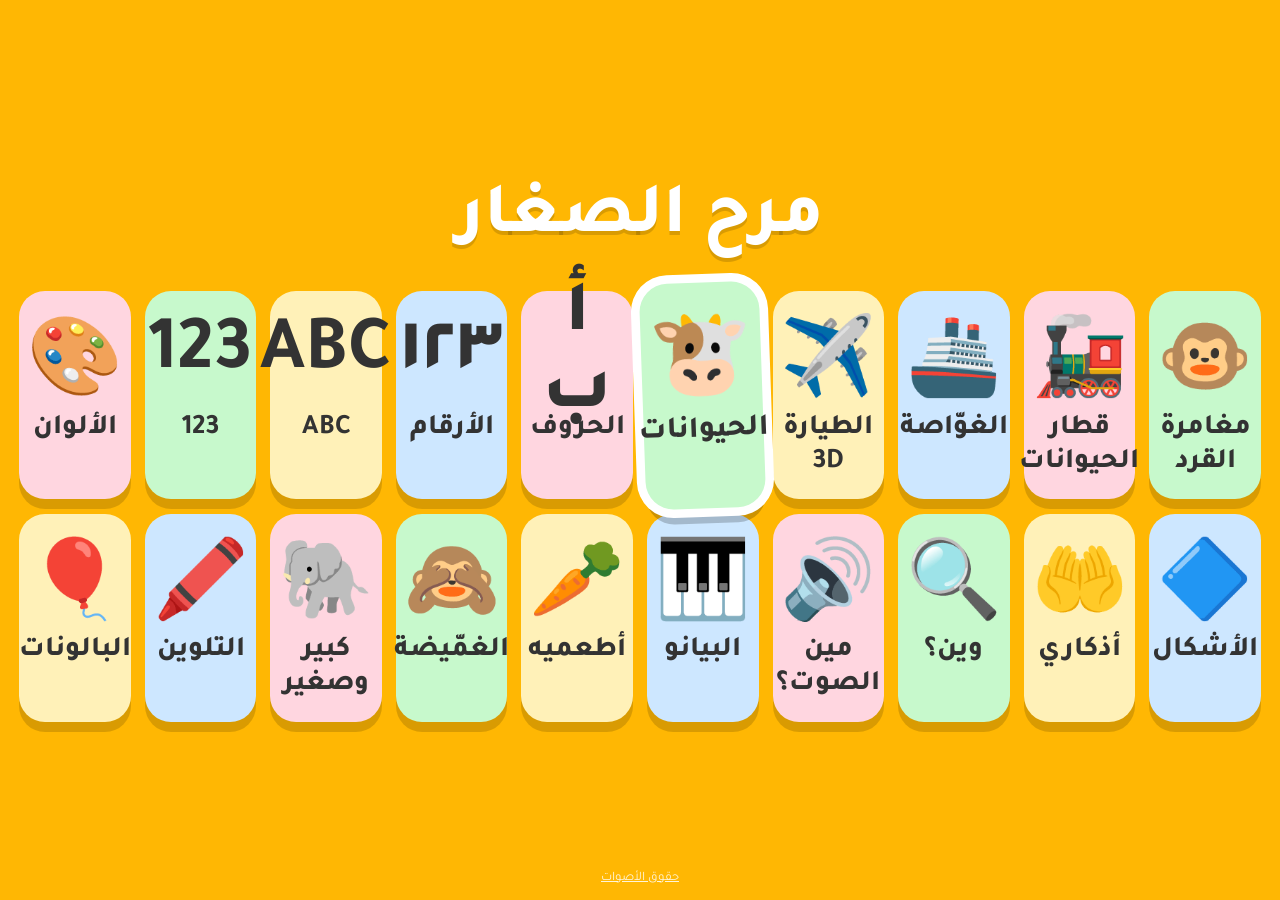
<file: sighar/index.html>
<!DOCTYPE html>
<html lang="ar" dir="rtl">
<head>
<meta charset="utf-8">
<meta name="viewport" content="width=device-width,initial-scale=1,user-scalable=no">
<meta name="theme-color" content="#ffb703">
<meta name="apple-mobile-web-app-capable" content="yes">
<meta name="apple-mobile-web-app-title" content="مرح الصغار">
<title>مرح الصغار</title>
<style>
/* VOICE: فرح طفولي، ألوان مشبعة وحركة نطّاطة
   IDEA: صندوق ألعاب؛ كل ضغطة تفاجئ الطفلة
   PICTURE: حيوان أو حرف ضخم يملأ الشاشة
   COLOUR: خلفيات زاهية تتبدل مع كل بطاقة
   TYPE: Tajawal ثقيل / LAYOUT: شاشة كاملة بلا تفاصيل صغيرة */
@font-face{font-family:'Tajawal';font-weight:800;src:url(../rihla-game/fonts/tajawal-arabic-800-normal.woff2) format('woff2'),url(fonts/tajawal-arabic-800-normal.woff2) format('woff2')}
@font-face{font-family:'Tajawal';font-weight:800;src:url(fonts/tajawal-latin-700-normal.woff2) format('woff2');unicode-range:U+0000-00FF}
@font-face{font-family:'Tajawal';font-weight:400;src:url(../rihla-game/fonts/tajawal-arabic-400-normal.woff2) format('woff2'),url(fonts/tajawal-arabic-400-normal.woff2) format('woff2')}
*{box-sizing:border-box;margin:0;padding:0;-webkit-tap-highlight-color:transparent}
html,body{height:100%;overflow:hidden;font-family:Tajawal,system-ui,sans-serif;font-weight:800;user-select:none;-webkit-user-select:none;touch-action:manipulation}
body{background:#ffb703;transition:background .5s}
.emo{font-family:'Noto Color Emoji','Apple Color Emoji','Segoe UI Emoji',sans-serif;font-weight:400;line-height:1}
.view{position:fixed;inset:0;display:flex;flex-direction:column;align-items:center;justify-content:center}
.hidden{display:none!important}
/* home */
#home h1{font-size:clamp(34px,7vw,72px);color:#fff;text-shadow:0 4px 0 rgba(0,0,0,.15);margin-bottom:3vh}
.tiles{display:grid;grid-template-columns:repeat(10,minmax(0,1fr));gap:1.1vw;width:min(97vw,1700px)}
.tile{border:none;border-radius:26px;padding:2.2vh .5vw;background:#fff;cursor:pointer;display:flex;flex-direction:column;align-items:center;gap:1vh;font:inherit;font-size:clamp(18px,3vw,34px);color:#333;box-shadow:0 10px 0 rgba(0,0,0,.15);transition:transform .15s}
.tile .ic{font-size:min(9vh,6vw);line-height:1;height:1.2em;display:flex;align-items:center}
.tile{font-size:min(3.2vh,2.2vw)!important}
.tile .big{font-family:Tajawal,sans-serif;font-weight:800}
.tile:nth-child(4n+1){background:#c7f9cc}.tile:nth-child(4n+2){background:#ffd6e0}.tile:nth-child(4n+3){background:#cde7ff}.tile:nth-child(4n){background:#fff1b8}
.tile:focus{outline:none;transform:scale(1.08) rotate(-2deg);box-shadow:0 0 0 8px #fff,0 14px 0 rgba(0,0,0,.2)}
@media (max-aspect-ratio:4/3){.tiles{grid-template-columns:repeat(4,minmax(0,1fr))}.tile .ic{font-size:min(7vh,11vw)}.tile{font-size:min(2.6vh,3.6vw)!important}}
/* stage */
#stage{cursor:pointer}
#hero{font-size:min(52vh,60vw);transition:transform .2s;filter:drop-shadow(0 18px 0 rgba(0,0,0,.12))}
#hero.txt{font-family:Tajawal,sans-serif;font-weight:800;color:#fff;font-size:min(40vh,48vw);line-height:1.35;text-shadow:0 12px 0 rgba(0,0,0,.15)}
#label{font-size:clamp(36px,9vh,96px);color:#fff;text-shadow:0 5px 0 rgba(0,0,0,.18);margin-top:1vh;display:flex;align-items:center;gap:.4em}
#label .emo{font-size:1.1em}
.pop-in{animation:popIn .55s cubic-bezier(.2,1.6,.4,1)}
@keyframes popIn{from{transform:scale(.1) rotate(-20deg);opacity:0}to{transform:scale(1);opacity:1}}
.wiggle{animation:wig .6s}
@keyframes wig{0%,100%{transform:rotate(0) scale(1)}20%{transform:rotate(-12deg) scale(1.1)}40%{transform:rotate(10deg) scale(1.15)}60%{transform:rotate(-8deg) scale(1.1)}80%{transform:rotate(5deg)}}
.bounce{animation:bob 1.6s ease-in-out infinite}
@keyframes bob{50%{transform:translateY(-3vh)}}
#counter{display:flex;flex-wrap:wrap;justify-content:center;gap:1.2vw;max-width:92vw;margin-top:2vh;min-height:20vh;align-items:center}
#counter span{font-size:min(14vh,9vw)}
.navbtn{position:fixed;top:50%;transform:translateY(-50%);border:none;background:rgba(255,255,255,.35);color:#fff;font-size:clamp(28px,5vw,56px);width:clamp(56px,8vw,96px);height:clamp(56px,8vw,96px);border-radius:50%;cursor:pointer;z-index:3}
#prevBtn{right:2vw}#nextBtn{left:2vw}
#homeBtn{position:fixed;top:2vh;right:2vw;border:none;background:rgba(255,255,255,.4);border-radius:20px;font-size:clamp(28px,4vw,44px);padding:.2em .4em;cursor:pointer;z-index:3}
/* balloons */
.balloon{position:fixed;width:min(22vh,26vw);height:calc(min(22vh,26vw)*1.22);border-radius:50% 50% 48% 48%;display:flex;align-items:center;justify-content:center;font-size:min(11vh,13vw);cursor:pointer;border:4px solid rgba(255,255,255,.75);box-shadow:inset -14px -18px 0 rgba(0,0,0,.12),inset 12px 10px 0 rgba(255,255,255,.35);z-index:2}
.balloon::after{content:'';position:absolute;bottom:-14%;left:50%;width:2px;height:16%;background:rgba(0,0,0,.25)}
.balloon::before{content:'';position:absolute;bottom:-3%;left:calc(50% - 8px);border:8px solid transparent;border-bottom:10px solid;border-bottom-color:inherit;transform:rotate(180deg);opacity:.9}
#fx{position:fixed;inset:0;pointer-events:none;z-index:5}
#tapHint{position:fixed;bottom:3vh;left:0;right:0;text-align:center;color:rgba(255,255,255,.9);font-size:clamp(16px,2.6vh,26px)}
@media (prefers-reduced-motion:reduce){.bounce{animation:none}}
/* ---- animated letter scenes ---- */
#scene{position:fixed;inset:0;overflow:hidden;pointer-events:none;z-index:0}
#hero,#label,#counter{position:relative;z-index:2}
#stage.withScene{justify-content:flex-start;padding-top:5vh}
#stage.withScene #hero.txt{font-size:min(21vh,25vw);line-height:1.5;text-shadow:0 6px 0 rgba(255,255,255,.6)}
#stage.withScene #label{font-size:clamp(30px,7vh,72px);margin-top:0;text-shadow:0 4px 0 rgba(255,255,255,.6)}
.backdrop{position:absolute;left:0;bottom:0;width:100%;display:block}
.ground{position:absolute;left:0;right:0;bottom:0;height:11vh}
.sun{position:absolute;width:16vh;height:16vh;border-radius:50%;background:#ffd43b;box-shadow:0 0 0 2vh rgba(255,212,59,.35),0 0 0 4vh rgba(255,212,59,.15);animation:spin 8s ease-in-out infinite alternate}
@keyframes spin{to{transform:scale(1.08)}}
.cloud{position:absolute;opacity:.95;animation:drift linear infinite}
@keyframes drift{from{transform:translateX(30vw)}to{transform:translateX(-120vw)}}
.deco{position:absolute;font-size:9vh}
.water{position:absolute;left:0;right:0;bottom:0;height:22vh;background:rgba(51,154,240,.78);z-index:3}
.water::before{content:'';position:absolute;top:-2.2vh;left:-10vw;width:130vw;height:4.4vh;background:radial-gradient(circle at 50% 100%,rgba(51,154,240,.78) 58%,transparent 60%) 0 0/8vh 4.4vh repeat-x;animation:waves 2.4s linear infinite}
@keyframes waves{to{transform:translateX(8vh)}}
.actor{position:absolute;left:0;pointer-events:auto;cursor:pointer;z-index:2}
.actor svg{display:block;width:100%;height:100%;overflow:visible}
.yaywrap,.swim,.hopper{width:100%;height:100%}
.yay{animation:yay .7s ease-out}
@keyframes yay{30%{transform:translateY(-7vh) scale(1.15) rotate(-6deg)}65%{transform:translateY(0) scale(.94)}}
.p{transform-box:fill-box}
@keyframes walk{from{transform:translateX(105vw)}to{transform:translateX(-60vh)}}
@keyframes step{0%,100%{transform:rotate(16deg)}50%{transform:rotate(-16deg)}}
@keyframes bob2{0%,100%{transform:translateY(0)}50%{transform:translateY(-4px)}}
@keyframes nod{0%,100%{transform:rotate(-4deg)}50%{transform:rotate(5deg)}}
@keyframes swish{0%,100%{transform:rotate(-14deg)}50%{transform:rotate(16deg)}}
.leg{transform-origin:50% 0%;animation:step 1s ease-in-out infinite}.leg.b{animation-delay:-.5s}
.bob{animation:bob2 .5s ease-in-out infinite}
.neck{transform-origin:72% 100%;animation:nod 2s ease-in-out infinite}
.tail{transform-origin:0% 0%;animation:swish 1.2s ease-in-out infinite}
/* falcon */
.falcon{top:6vh;width:48vh;height:32vh;animation:fly 9s ease-in-out infinite}
@keyframes fly{0%{transform:translate(105vw,4vh) rotate(4deg)}30%{transform:translate(62vw,32vh) rotate(-12deg)}45%{transform:translate(45vw,38vh) rotate(0)}65%{transform:translate(25vw,16vh) rotate(12deg)}100%{transform:translate(-60vh,-2vh) rotate(6deg)}}
.wing{transform-origin:15% 100%;animation:flap .42s ease-in-out infinite alternate}.wing.far{animation-delay:-.1s}
@keyframes flap{from{transform:scaleY(1)}to{transform:scaleY(-.6)}}
/* giraffe */
.giraffe{bottom:7vh;height:54vh;width:49vh;animation:walk 17s linear infinite}
/* duck */
.duck{bottom:11.5vh;height:30vh;width:39vh;animation:walk 19s linear infinite}
.swim{transform-origin:50% 70%;animation:rock 1.6s ease-in-out infinite}
@keyframes rock{0%,100%{transform:rotate(-3deg) translateY(0)}50%{transform:rotate(3deg) translateY(-1vh)}}
.paddle{transform-origin:50% 0%;animation:step .6s ease-in-out infinite}.paddle.b{animation-delay:-.3s}
.dwing{transform-origin:5% 60%;animation:dflap 3s ease-in-out infinite}
@keyframes dflap{0%,68%,100%{transform:rotate(0)}74%,86%{transform:rotate(-30deg)}80%,92%{transform:rotate(0)}}
.dhead{transform-origin:60% 100%;animation:nod 1.6s ease-in-out infinite}
.ripple{transform-origin:50% 50%;animation:ripple 1.8s ease-out infinite}.ripple.r2{animation-delay:-.9s}
@keyframes ripple{from{transform:scale(.3);opacity:1}to{transform:scale(2.2);opacity:0}}
/* rabbit */
.rabbit{bottom:8vh;height:30vh;width:30vh;animation:walk 13s linear infinite}
.hopper{transform-origin:50% 100%;animation:hop .9s ease-in-out infinite}
@keyframes hop{0%{transform:translateY(0) scale(1.08,.88)}15%{transform:translateY(-2vh) scale(.95,1.08)}50%{transform:translateY(-16vh) rotate(-8deg)}85%{transform:translateY(0) rotate(3deg)}100%{transform:translateY(0) scale(1.08,.88)}}
.ear{transform-origin:50% 100%;animation:earflop .9s ease-in-out infinite}
@keyframes earflop{0%,100%{transform:rotate(0)}50%{transform:rotate(16deg)}}
.bleg{transform-origin:85% 40%;animation:kick .9s ease-in-out infinite}
@keyframes kick{0%,100%{transform:rotate(0)}30%,60%{transform:rotate(-32deg)}}
/* camel */
.camel{bottom:5vh;height:48vh;width:51vh;animation:walk 24s linear infinite}
.camel .leg{animation-duration:1.6s}.camel .leg.b{animation-delay:-.8s}
.camel .bob{animation-duration:.8s}.camel .neck{animation-duration:1.6s}
@media (prefers-reduced-motion:reduce){.actor,.cloud{animation-duration:60s}}
.walker{animation:walk linear infinite}
.fast .leg{animation-duration:.45s}.fast .leg.b{animation-delay:-.225s}.fast .bob{animation-duration:.225s}
.slow .leg{animation-duration:1.5s}.slow .leg.b{animation-delay:-.75s}.slow .bob{animation-duration:.75s}
.peck{transform-origin:85% 100%;animation:peck 2.4s ease-in-out infinite}
@keyframes peck{0%,55%,100%{transform:rotate(0)}65%,75%{transform:rotate(-38deg)}70%,80%{transform:rotate(-30deg)}}
.howl{transform-origin:75% 100%;animation:howl 5s ease-in-out infinite}
@keyframes howl{0%,50%,100%{transform:rotate(0)}60%,85%{transform:rotate(26deg)}}
.trunk{transform-origin:50% 0%;animation:swish 1.8s ease-in-out infinite}
.ear2{transform-origin:0% 50%;animation:earflap 1.4s ease-in-out infinite}
@keyframes earflap{50%{transform:scaleX(1.2) rotate(-6deg)}}
.wag{transform-origin:0% 100%;animation:wag .28s ease-in-out infinite alternate}
@keyframes wag{from{transform:rotate(-20deg)}to{transform:rotate(20deg)}}
.wave{transform-origin:0% 100%;animation:swish 1.6s ease-in-out infinite}
.fear{transform-origin:50% 0%;animation:swish .9s ease-in-out infinite}
.tongue{transform-origin:50% 0%;animation:pant .3s ease-in-out infinite alternate}
@keyframes pant{to{transform:scaleY(1.35)}}
.dust{transform-origin:50% 50%;animation:dust .5s ease-out infinite}.dust.d2{animation-delay:-.25s}
@keyframes dust{from{transform:scale(.3);opacity:.9}to{transform:scale(1.8) translateX(16px);opacity:0}}
.twinkle{position:absolute;width:1.2vh;height:1.2vh;background:#fff;border-radius:50%;box-shadow:0 0 1.5vh #fff;animation:tw 1.6s ease-in-out infinite alternate}
@keyframes tw{from{opacity:.25;transform:scale(.6)}to{opacity:1;transform:scale(1.2)}}
</style>
</head>
<body>
<canvas id="fx"></canvas>

<div id="home" class="view">
  <h1>مرح الصغار</h1>
  <div class="tiles">
    <button class="tile" data-mode="monkey"><span class="ic emo">🐵</span>مغامرة القرد</button>
    <button class="tile" data-mode="train3d"><span class="ic emo">🚂</span>قطار الحيوانات</button>
    <button class="tile" data-mode="sub3d"><span class="ic emo">🚢</span>الغوّاصة</button>
    <button class="tile" data-mode="plane3d"><span class="ic emo">✈️</span>الطيارة 3D</button>
    <button class="tile" data-mode="animals"><span class="ic emo">🐮</span>الحيوانات</button>
    <button class="tile" data-mode="letters"><span class="ic big">أ ب</span>الحروف</button>
    <button class="tile" data-mode="numbers"><span class="ic big">١٢٣</span>الأرقام</button>
    <button class="tile" data-mode="abc"><span class="ic big">ABC</span>ABC</button>
    <button class="tile" data-mode="n123"><span class="ic big">123</span>123</button>
    <button class="tile" data-mode="colors"><span class="ic emo">🎨</span>الألوان</button>
    <button class="tile" data-mode="shapes"><span class="ic emo">🔷</span>الأشكال</button>
    <button class="tile" data-mode="adhkar"><span class="ic emo">🤲</span>أذكاري</button>
    <button class="tile" data-mode="where"><span class="ic emo">🔍</span>وين؟</button>
    <button class="tile" data-mode="who"><span class="ic emo">🔊</span>مين الصوت؟</button>
    <button class="tile" data-mode="piano"><span class="ic emo">🎹</span>البيانو</button>
    <button class="tile" data-mode="feed"><span class="ic emo">🥕</span>أطعميه</button>
    <button class="tile" data-mode="hide"><span class="ic emo">🙈</span>الغمّيضة</button>
    <button class="tile" data-mode="opp"><span class="ic emo">🐘</span>كبير وصغير</button>
    <button class="tile" data-mode="coloring"><span class="ic emo">🖍️</span>التلوين</button>
    <button class="tile" data-mode="balloons"><span class="ic emo">🎈</span>البالونات</button>
  </div>
  <a href="credits.html" tabindex="-1" style="position:fixed;bottom:1.5vh;color:rgba(255,255,255,.85);font-size:13px;font-weight:400">حقوق الأصوات</a>
</div>

<div id="stage" class="view hidden">
  <div id="scene"></div>
  <div id="game"></div>
  <button id="homeBtn" class="emo" tabindex="-1" aria-label="الرئيسية">🏠</button>
  <button id="prevBtn" class="navbtn" tabindex="-1" aria-label="السابق">▶</button>
  <button id="nextBtn" class="navbtn" tabindex="-1" aria-label="التالي">◀</button>
  <div id="hero" class="emo"></div>
  <div id="counter" class="emo hidden"></div>
  <div id="label"></div>
  <div id="tapHint"></div>
</div>

<script src="scenes.js"></script>
<script src="scenes2.js"></script>
<script src="scenes3.js"></script>
<script src="scenes4.js"></script>
<script>
{
const $=s=>document.querySelector(s);
const ar=n=>String(n).replace(/\d/g,d=>'٠١٢٣٤٥٦٧٨٩'[d]);
const COLORS=['#ff6b6b','#4dabf7','#51cf66','#ffa94d','#cc5de8','#20c997','#f06595','#339af0','#fab005','#ff922b','#5c7cfa','#94d82d'];

/* ---------- sound engine (all synthesized, no files) ---------- */
let AC=null,NOISE=null;
function ac(){if(!AC){AC=new(window.AudioContext||window.webkitAudioContext)();const b=AC.createBuffer(1,AC.sampleRate*2,AC.sampleRate),d=b.getChannelData(0);for(let i=0;i<d.length;i++)d[i]=Math.random()*2-1;NOISE=b}if(AC.state==='suspended')AC.resume();return AC}
function ramp(p,pts,t){pts.forEach(([tt,v],i)=>i?p.linearRampToValueAtTime(v,t+tt):p.setValueAtTime(v,t+tt))}
function lfo(c,t,dur,rate,depth,param){const l=c.createOscillator(),g=c.createGain();l.frequency.value=rate;g.gain.value=depth;l.connect(g);g.connect(param);l.start(t);l.stop(t+dur+.05)}
function out(c,node,t,dur,vol,att){const g=c.createGain();g.gain.setValueAtTime(.0001,t);g.gain.exponentialRampToValueAtTime(vol,t+(att||Math.min(.04,dur/4)));g.gain.setValueAtTime(vol,t+dur*.72);g.gain.exponentialRampToValueAtTime(.0001,t+dur);node.connect(g);g.connect(c.destination)}
function filt(c,node,o,t){if(!o)return node;const f=c.createBiquadFilter();f.type=o.type||'bandpass';f.Q.value=o.q||1;ramp(f.frequency,o.f,t);node.connect(f);return f}
function V(o){try{const c=ac(),t=c.currentTime+(o.t0||0),dur=o.dur||.5;const s=c.createOscillator();s.type=o.type||'sawtooth';ramp(s.frequency,o.f,t);
 if(o.vib)lfo(c,t,dur,o.vibRate||6,o.vib,s.frequency);
 let n=filt(c,s,o.filt,t);
 if(o.am){const g=c.createGain();g.gain.value=1-o.am;lfo(c,t,dur,o.amRate,o.am,g.gain);n.connect(g);n=g}
 out(c,n,t,dur,o.vol||.3,o.att);s.start(t);s.stop(t+dur+.05)}catch(e){}}
function N(o){try{const c=ac(),t=c.currentTime+(o.t0||0),dur=o.dur||.5;const s=c.createBufferSource();s.buffer=NOISE;let n=filt(c,s,o.filt,t);out(c,n,t,dur,o.vol||.3,o.att);s.start(t,Math.random());s.stop(t+dur+.05)}catch(e){}}
const SND={
 cat(){V({f:[[0,520],[.25,900],[.75,560]],dur:.8,filt:{f:[[0,900],[.3,1900],[.75,1000]],q:3},vol:.4,vib:15,vibRate:5})},
 dog(){for(let i=0;i<2;i++){V({f:[[0,330],[.12,200]],dur:.17,filt:{type:'lowpass',f:[[0,1500],[.12,600]],q:2},vol:.5,t0:i*.3});N({dur:.14,filt:{f:[[0,900]],q:1},vol:.25,t0:i*.3})}},
 cow(){V({f:[[0,135],[.3,125],[1.3,95]],dur:1.45,filt:{type:'lowpass',f:[[0,300],[.4,950],[1.3,350]],q:4},vol:.6,vib:2,vibRate:4,att:.15})},
 sheep(){V({f:[[0,390],[.9,330]],dur:1,filt:{f:[[0,1300],[1,1000]],q:2},vol:.4,am:.6,amRate:9})},
 duck(){for(let i=0;i<3;i++)V({type:'square',f:[[0,540],[.13,380]],dur:.15,filt:{f:[[0,1100]],q:5},vol:.4,t0:i*.22})},
 rooster(){V({f:[[0,500],[.15,820],[.35,840],[.5,1100],[1.1,1150],[1.45,700]],dur:1.5,filt:{f:[[0,1500]],q:2},vol:.35,vib:20,vibRate:12})},
 lion(){N({dur:1.5,filt:{type:'lowpass',f:[[0,250],[.5,750],[1.5,200]],q:3},vol:.8,att:.25});V({f:[[0,90],[.6,115],[1.5,70]],dur:1.5,filt:{type:'lowpass',f:[[0,420]]},vol:.4,am:.5,amRate:25,att:.25})},
 elephant(){V({f:[[0,450],[.2,900],[.8,960],[1.1,600]],dur:1.2,filt:{f:[[0,1200],[.4,2200]],q:2},vol:.4,vib:25,vibRate:7})},
 horse(){V({f:[[0,700],[.2,1150],[1.2,430]],dur:1.25,filt:{f:[[0,1400],[1.2,900]],q:2},vol:.35,vib:60,vibRate:16})},
 frog(){for(let i=0;i<2;i++)V({type:'square',f:[[0,190],[.2,140]],dur:.24,filt:{type:'lowpass',f:[[0,900]],q:6},vol:.5,am:.9,amRate:40,t0:i*.36})},
 bird(){[0,.13,.42,.55,.68].forEach(t0=>V({type:'sine',f:[[0,2200],[.07,3500]],dur:.09,vol:.25,t0}))},
 chick(){for(let i=0;i<3;i++)V({type:'sine',f:[[0,2600],[.12,3300]],dur:.14,vol:.28,t0:i*.25})},
 bee(){V({f:[[0,210],[1.2,240]],dur:1.3,filt:{f:[[0,650]],q:2},vol:.3,vib:15,vibRate:25})},
 camel(){V({f:[[0,115],[.5,95],[1,80]],dur:1.05,filt:{type:'lowpass',f:[[0,500],[.5,850],[1,300]],q:5},vol:.5,am:.7,amRate:14});N({dur:1,filt:{type:'lowpass',f:[[0,420]]},vol:.2})},
 pop(p){p=p||1;V({type:'sine',f:[[0,500*p],[.08,1300*p]],dur:.12,vol:.4});N({dur:.06,filt:{type:'highpass',f:[[0,2000]]},vol:.3})},
 jingle(k){const sc=[523,587,659,698,784,880,988,1047];const base=k%4;[0,2,4,7].forEach((s,i)=>V({type:'triangle',f:[[0,sc[(base+s)%8]*(base+s>=8?2:1)]],dur:.22,vol:.25,t0:i*.11}))},
 tada(){[523,659,784,1047,784,1047].forEach((f,i)=>V({type:'triangle',f:[[0,f]],dur:.25,vol:.25,t0:i*.1}))},
 screech(){V({f:[[0,1900],[.15,2600],[.9,1500]],dur:.95,filt:{f:[[0,2400]],q:2},vol:.3,vib:90,vibRate:30})},
 boing(){V({type:'sine',f:[[0,180],[.08,520],[.4,260]],dur:.45,vol:.4,vib:30,vibRate:18})},
 cluck(){[0,.18,.36,.7].forEach(t0=>V({type:'square',f:[[0,700],[.08,450]],dur:.1,filt:{f:[[0,1200]],q:4},vol:.35,t0}))},
 howl(){V({type:'sine',f:[[0,380],[.5,720],[1.6,760],[2.2,520]],dur:2.3,vol:.35,vib:8,vibRate:5,att:.3})},
 blub(){[0,.25,.45].forEach((t0,i)=>V({type:'sine',f:[[0,300+i*80],[.12,900+i*120]],dur:.14,vol:.35,t0}))},
 plane(){N({dur:2,filt:{type:'bandpass',f:[[0,300],[2,1400]],q:1.2},vol:.35,att:.4});V({f:[[0,90],[2,180]],dur:2,filt:{type:'lowpass',f:[[0,500]]},vol:.25,am:.6,amRate:30,att:.4})},
 rain(){N({dur:2.2,filt:{type:'highpass',f:[[0,2500]]},vol:.15,att:.3});[0,.3,.5,.9,1.2,1.5,1.8].forEach(t0=>V({type:'sine',f:[[0,1800+Math.random()*900],[.05,900]],dur:.07,vol:.2,t0}))},
 chime(){[1047,1319,1568,2093].forEach((f,i)=>V({type:'sine',f:[[0,f]],dur:.5,vol:.2,t0:i*.12}))},
 note(f){V({type:'triangle',f:[[0,f]],dur:.6,vol:.35});V({type:'sine',f:[[0,f*2]],dur:.35,vol:.12})},
 yip(){[0,.22].forEach(t0=>V({f:[[0,900],[.08,1500],[.16,800]],dur:.18,filt:{f:[[0,1600]],q:2},vol:.3,t0}))},
 munch(){[0,.25,.5,.75].forEach(t0=>N({dur:.09,filt:{f:[[0,900]],q:2},vol:.35,t0}))},
 hum(){V({type:'sine',f:[[0,95],[1.4,90]],dur:1.5,vol:.45,vib:3,vibRate:5,att:.2})},
 whistle(){V({type:'sine',f:[[0,880],[.1,900],[1,880]],dur:1.1,vol:.18,vib:6,vibRate:7,att:.05});V({type:'sine',f:[[0,1108],[1,1100]],dur:1.1,vol:.12,att:.05})},
 whoosh(){N({dur:.35,filt:{f:[[0,400],[.35,2500]],q:1.5},vol:.25})}
};
/* optional spoken names where the device has an Arabic voice (phones, iPad) */
let arVoice=null;
function loadVoices(){try{const vs=speechSynthesis.getVoices();arVoice=vs.find(v=>/^ar/i.test(v.lang))||null}catch(e){}}
try{loadVoices();speechSynthesis.onvoiceschanged=loadVoices}catch(e){}
function say(text,delay){if(!arVoice||!text)return;setTimeout(()=>{try{speechSynthesis.cancel();const u=new SpeechSynthesisUtterance(text);u.voice=arVoice;u.lang=arVoice.lang;u.rate=.85;u.pitch=1.2;speechSynthesis.speak(u)}catch(e){}},delay||0)}

/* real recordings + Arabic voice files, with synthesized fallback */
const VARIANTS={cat:3,dog:2};
const cache={};
function file(path,fallback){let a=cache[path];if(a===false){if(fallback)fallback();return}
 if(!a){a=new Audio(path);a.preload='auto';cache[path]=a;a.addEventListener('error',()=>{cache[path]=false},{once:true})}
 try{a.pause();a.currentTime=0;const p=a.play();if(p&&p.catch)p.catch(()=>{if(a.error||a.networkState===3){cache[path]=false;if(fallback)fallback()}})}catch(e){if(fallback)fallback()}}
const vIdx={};
function animalSound(key){const n=VARIANTS[key]||1;vIdx[key]=((vIdx[key]||0)%n)+1;file('sounds/animals/'+key+'_'+vIdx[key]+'.mp3',()=>SND[key]())}
function voice(name,fallbackText,delay){later(()=>file('sounds/voice/'+name+'.mp3',()=>say(fallbackText)),delay||0)}
function stopAll(){for(const k in cache){const a=cache[k];if(a){try{a.pause();a.currentTime=0}catch(e){}}}try{speechSynthesis.cancel()}catch(e){}}
/* ---------- content ---------- */
const ANIMALS=[['🐱','قطة','cat'],['🐶','كلب','dog'],['🐮','بقرة','cow'],['🐑','خروف','sheep'],['🦆','بطة','duck'],['🐓','ديك','rooster'],['🦁','أسد','lion'],['🐘','فيل','elephant'],['🐴','حصان','horse'],['🐸','ضفدع','frog'],['🐦','عصفور','bird'],['🐥','كتكوت','chick'],['🐝','نحلة','bee'],['🐪','جمل','camel']];
const LETTERS=[['أ','ألف','🐇','أرنب'],['ب','باء','🦆','بطة'],['ت','تاء','🍎','تفاحة'],['ث','ثاء','🦊','ثعلب'],['ج','جيم','🐪','جمل'],['ح','حاء','🐴','حصان'],['خ','خاء','🐑','خروف'],['د','دال','🐔','دجاجة'],['ذ','ذال','🐺','ذئب'],['ر','راء','🪶','ريشة'],['ز','زاي','🦒','زرافة'],['س','سين','🐟','سمكة'],['ش','شين','☀️','شمس'],['ص','صاد','🦅','صقر'],['ض','ضاد','🐸','ضفدع'],['ط','طاء','✈️','طائرة'],['ظ','ظاء','✉️','ظرف'],['ع','عين','🍇','عنب'],['غ','غين','☁️','غيمة'],['ف','فاء','🐘','فيل'],['ق','قاف','🐱','قطة'],['ك','كاف','🐶','كلب'],['ل','لام','🍋','ليمون'],['م','ميم','🍌','موز'],['ن','نون','🐝','نحلة'],['هـ','هاء','🎁','هدية'],['و','واو','🌹','وردة'],['ي','ياء','✋','يد']];
const NUMW=['','واحد','اثنان','ثلاثة','أربعة','خمسة','ستة','سبعة','ثمانية','تسعة','عشرة'];
const COUNT_EMO=['🍎','🐥','⭐','🎈','🐟','🍌','🌸','🐞','🍓','🦋'];

/* ---------- confetti ---------- */
const fx=$('#fx'),fc=fx.getContext('2d');let bits=[];
function sizeFx(){fx.width=innerWidth;fx.height=innerHeight}addEventListener('resize',sizeFx);sizeFx();
function confetti(n,x,y){x=x==null?innerWidth/2:x;y=y==null?innerHeight*.45:y;for(let i=0;i<(n||40);i++){const a=Math.random()*Math.PI*2,s=4+Math.random()*9;bits.push({x,y,vx:Math.cos(a)*s,vy:Math.sin(a)*s-6,r:5+Math.random()*7,rot:Math.random()*6,vr:(Math.random()-.5)*.3,c:COLORS[i%COLORS.length],life:1,star:Math.random()<.35})}}
function fxLoop(){fc.clearRect(0,0,fx.width,fx.height);for(const b of bits){b.x+=b.vx;b.y+=b.vy;b.vy+=.35;b.vx*=.99;b.rot+=b.vr;b.life-=.012;fc.save();fc.globalAlpha=Math.max(0,b.life);fc.translate(b.x,b.y);fc.rotate(b.rot);fc.fillStyle=b.c;
 if(b.star){fc.beginPath();for(let k=0;k<10;k++){const r=k%2?b.r/2:b.r,a=-Math.PI/2+k*Math.PI/5;fc.lineTo(Math.cos(a)*r,Math.sin(a)*r)}fc.fill()}else fc.fillRect(-b.r/2,-b.r/4,b.r,b.r/2);fc.restore()}
 bits=bits.filter(b=>b.life>0&&b.y<fx.height+40);requestAnimationFrame(fxLoop)}
requestAnimationFrame(fxLoop);

/* ---------- views ---------- */
let mode=null,idx=0,timers=[],bgI=0;
const hero=$('#hero'),label=$('#label'),counter=$('#counter');
function clearTimers(){timers.forEach(clearTimeout);timers=[];if(typeof stopAll==='function')stopAll()}
function later(fn,ms){timers.push(setTimeout(fn,ms))}
function setBg(){bgI=(bgI+1)%COLORS.length;document.body.style.background=COLORS[bgI]}
function anim(el,cls){el.classList.remove('pop-in','wiggle');void el.offsetWidth;el.classList.add(cls)}
function goHome(){if(M()&&M().stop)M().stop();$('#game').innerHTML='';counter.innerHTML='';hero.innerHTML='';clearTimers();stopBalloons();setScene(null);mode=null;$('#stage').classList.add('hidden');$('#home').classList.remove('hidden');document.body.style.background='#ffb703';setTimeout(()=>{const t=document.querySelector('.tile[data-mode="'+(lastMode||'animals')+'"]')||document.querySelector('.tile');t.focus()},50)}
let lastMode=null;
function M(){return window.MODES&&mode&&MODES[mode]}
function start(m){mode=m;lastMode=m;idx=0;$('#home').classList.add('hidden');$('#stage').classList.remove('hidden');$('#game').innerHTML='';
 if(M()){const G=M();$('#prevBtn').classList.toggle('hidden',!G.nav);$('#nextBtn').classList.toggle('hidden',!G.nav);$('#tapHint').textContent='';clearTimers();setScene(null);hero.textContent='';hero.className='emo';hero.style.fontSize='';label.textContent='';counter.classList.add('hidden');counter.innerHTML='';G.start();return}
 const nav=m!=='balloons';$('#prevBtn').classList.toggle('hidden',!nav);$('#nextBtn').classList.toggle('hidden',!nav);
 $('#tapHint').textContent=m==='balloons'?'اضغطي على البالونات 🎈':'';
 setScene(null);if(m==='balloons'){hero.textContent='';label.textContent='';counter.classList.add('hidden');startBalloons()}else render(true)}
const FILE_ANIMALS=['cat','dog','cow','sheep','duck','rooster','lion','elephant','horse','frog','bird','bee','camel','chick'];
function sceneSound(sc){if(FILE_ANIMALS.includes(sc.sound))animalSound(sc.sound);else if(SND[sc.sound])SND[sc.sound]()}
function setScene(sc){const el=$('#scene');$('#stage').classList.toggle('withScene',!!sc);el.innerHTML=sc?sc.html:'';hero.style.color=sc?sc.ink:'';label.style.color=sc?sc.ink:'';
 if(sc){document.body.style.background=sc.bg;const a=el.querySelector('.actor');if(a)a.addEventListener('click',e=>{e.stopPropagation();actorYay()})}}
function actorYay(){const sc=mode==='letters'&&window.SCENES&&SCENES[idx];if(!sc)return false;const w=$('#scene .yaywrap');if(w){w.classList.remove('yay');void w.offsetWidth;w.classList.add('yay')}sceneSound(sc);confetti(25);return true}
function render(){clearTimers();setBg();setScene(null);counter.classList.add('hidden');counter.innerHTML='';hero.className='emo';
 if(mode==='animals'){const a=ANIMALS[idx];hero.textContent=a[0];label.innerHTML='';label.textContent=a[1];anim(hero,'pop-in');later(()=>hero.classList.add('bounce'),600);SND.whoosh();later(()=>{animalSound(a[2]);anim(hero,'wiggle')},350);voice('n_'+a[2],a[1],3000);confetti(30)}
 else if(mode==='letters'){const l=LETTERS[idx],sc=window.SCENES&&SCENES[idx];hero.className='txt';hero.textContent=l[0];label.innerHTML='<span class="emo"></span><span></span>';label.children[0].textContent=sc?'':l[2];label.children[1].textContent=l[3];if(sc){setScene(sc);later(()=>sceneSound(sc),2600)}anim(hero,'pop-in');SND.jingle(idx);voice('let'+idx,l[1]+'، '+l[3],500);confetti(30)}
 else if(mode==='numbers'){const n=idx+1,e=COUNT_EMO[idx%COUNT_EMO.length];hero.className='txt';hero.style.fontSize='min(30vh,40vw)';hero.textContent=ar(n);label.textContent='';counter.classList.remove('hidden');anim(hero,'pop-in');
  for(let k=1;k<=n;k++)later(()=>{const s=document.createElement('span');s.textContent=e;s.className='pop-in';counter.appendChild(s);SND.pop(1+k*.12);voice('num'+k,NUMW[k],120);if(k===n){later(()=>{label.textContent=NUMW[n];SND.tada();voice('yay'+(1+n%3),'',900);confetti(60)},450)}},500+k*800)}
 if(mode!=='numbers')hero.style.fontSize='';
}
function step(d){if(M()){if(M().step)M().step(d);return}if(!mode||mode==='balloons')return;const len=mode==='animals'?ANIMALS.length:mode==='letters'?LETTERS.length:10;idx=(idx+d+len)%len;render()}
function replay(){if(M()){if(M().replay)M().replay();return}if(mode==='animals'){animalSound(ANIMALS[idx][2]);anim(hero,'wiggle');voice('n_'+ANIMALS[idx][2],ANIMALS[idx][1],2800);confetti(20)}else if(mode==='letters'){if(!actorYay())SND.jingle(idx);anim(hero,'wiggle');voice('let'+idx,LETTERS[idx][1]+'، '+LETTERS[idx][3],400);confetti(20)}else if(mode==='numbers'){render()}}

/* ---------- balloons ---------- */
let balloons=[],bTimer=null,bRaf=null,lastT=0;
function spawn(){if(balloons.length>=7)return;const el=document.createElement('div');el.className='balloon emo';const a=ANIMALS[Math.floor(Math.random()*ANIMALS.length)];el.textContent=a[0];let col;do{col=COLORS[Math.floor(Math.random()*COLORS.length)]}while(col===COLORS[bgI]);el.style.background=col;el.style.color=col;
 const w=Math.min(innerHeight*.22,innerWidth*.26);const b={el,x:Math.random()*(innerWidth-w),y:innerHeight+20,v:.6+Math.random()*.7,sway:Math.random()*6,a};el.style.left=b.x+'px';el.style.top=b.y+'px';
 el.addEventListener('pointerdown',e=>{e.stopPropagation();popB(b)});document.body.appendChild(el);balloons.push(b)}
function popB(b){if(!balloons.includes(b))return;const r=b.el.getBoundingClientRect();if(r.bottom<=0||r.top>=innerHeight)return;SND.pop(1.2);setTimeout(()=>animalSound(b.a[2]),120);if(Math.random()<.3)voice('yay'+(1+Math.floor(Math.random()*3)),'',1500);confetti(35,r.left+r.width/2,r.top+r.height/2);b.el.remove();balloons=balloons.filter(x=>x!==b);setBg()}
function bLoop(t){const dt=Math.min(50,t-(lastT||t));lastT=t;for(const b of balloons){b.y-=b.v*dt/6;b.sway+=dt/700;b.el.style.top=b.y+'px';b.el.style.transform='translateX('+Math.sin(b.sway)*14+'px)';if(b.y<-innerHeight*.35){b.el.remove();b.gone=true}}balloons=balloons.filter(b=>!b.gone);bRaf=requestAnimationFrame(bLoop)}
function startBalloons(){stopBalloons();setBg();for(let i=0;i<3;i++)setTimeout(spawn,i*400);bTimer=setInterval(spawn,1100);lastT=0;bRaf=requestAnimationFrame(bLoop)}
function stopBalloons(){clearInterval(bTimer);cancelAnimationFrame(bRaf);balloons.forEach(b=>b.el.remove());balloons=[]}
function popTop(){const vis=balloons.filter(b=>{const r=b.el.getBoundingClientRect();return r.top>=0&&r.bottom<=innerHeight});if(!vis.length)return;let best=vis[0];const mid=innerHeight*.45;for(const b of vis){const r=b.el.getBoundingClientRect(),r0=best.el.getBoundingClientRect();if(Math.abs(r.top+r.height/2-mid)<Math.abs(r0.top+r0.height/2-mid))best=b}popB(best)}

/* ---------- input ---------- */
document.querySelectorAll('.tile').forEach(t=>t.onclick=()=>{ac();start(t.dataset.mode)});
$('#homeBtn').onclick=e=>{e.stopPropagation();goHome()};
$('#prevBtn').onclick=e=>{e.stopPropagation();step(-1)};
$('#nextBtn').onclick=e=>{e.stopPropagation();step(1)};
hero.addEventListener('click',e=>{e.stopPropagation();replay()});
$('#stage').addEventListener('click',()=>{if(mode==='balloons'||(M()&&M().noTap))return;step(1)});
const tiles=[...document.querySelectorAll('.tile')];
const gridCols=()=>getComputedStyle($('.tiles')).gridTemplateColumns.split(' ').length;
addEventListener('keydown',e=>{
 const k=e.key;
 if(!mode){const i=tiles.indexOf(document.activeElement);const cols=gridCols();
  let j=i<0?0:i;if(k==='ArrowLeft')j=i+1;else if(k==='ArrowRight')j=i-1;else if(k==='ArrowDown')j=i+cols;else if(k==='ArrowUp')j=i-cols;
  if(['ArrowLeft','ArrowRight','ArrowUp','ArrowDown'].includes(k)){e.preventDefault();tiles[Math.max(0,Math.min(tiles.length-1,j))].focus()}
  else if(k==='Enter'||k===' '){e.preventDefault();(document.activeElement.classList.contains('tile')?document.activeElement:tiles[0]).click()}
  return}
 if(k==='Escape'||k==='Backspace'||k==='GoBack'){e.preventDefault();goHome();return}
 e.preventDefault();ac();
 if(M()&&M().key){M().key(k);return}
 if(mode==='balloons'){popTop();return}
 if(k==='ArrowLeft'||k==='ArrowDown')step(1);else if(k==='ArrowRight'||k==='ArrowUp')step(-1);else if(k==='Enter'||k===' ')replay();
});
window.closeSet=()=>{if(mode)goHome()};
window.APP={SND,animalSound,voice,file,stopAll,confetti,setBg,later,clearTimers,anim,setScene,sceneSound,ar,$,COLORS,ANIMALS,COUNT_EMO,hero,label,counter,game:$('#game'),FILE_ANIMALS,setBody:c=>{document.body.style.background=c}};
goHome();
}
</script>
<script src="games.js"></script>
<script src="monkey_art.js"></script>
<script src="monkey.js"></script>
<script src="plane3d.js"></script>
<script src="kit3d.js"></script>
<script src="train3d.js"></script>
<script src="sub3d.js"></script>
</body>
</html>
</file>
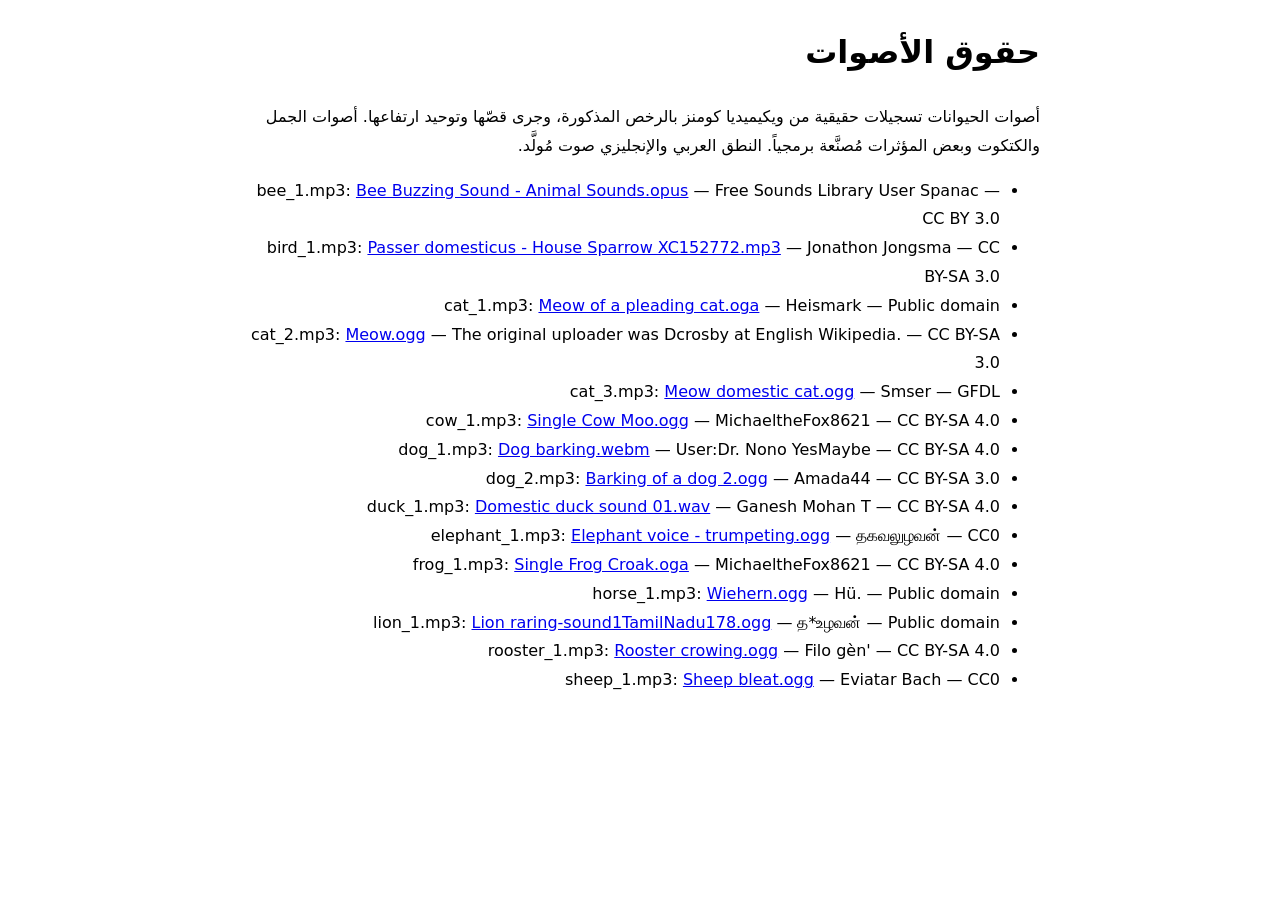
<file: sighar/credits.html>
<!DOCTYPE html><html lang='ar' dir='rtl'><meta charset='utf-8'><meta name='viewport' content='width=device-width,initial-scale=1'><title>حقوق الأصوات</title><body style='font-family:system-ui;max-width:800px;margin:24px auto;padding:0 16px;line-height:1.8'><h1>حقوق الأصوات</h1><p>أصوات الحيوانات تسجيلات حقيقية من ويكيميديا كومنز بالرخص المذكورة، وجرى قصّها وتوحيد ارتفاعها. أصوات الجمل والكتكوت وبعض المؤثرات مُصنَّعة برمجياً. النطق العربي والإنجليزي صوت مُولَّد.</p><ul><li>bee_1.mp3: <a href='https://commons.wikimedia.org/wiki/File:Bee_Buzzing_Sound_-_Animal_Sounds.opus'>Bee Buzzing Sound - Animal Sounds.opus</a> — Free Sounds Library User Spanac — CC BY 3.0</li><li>bird_1.mp3: <a href='https://commons.wikimedia.org/wiki/File:Passer_domesticus_-_House_Sparrow_XC152772.mp3'>Passer domesticus - House Sparrow XC152772.mp3</a> — Jonathon Jongsma — CC BY-SA 3.0</li><li>cat_1.mp3: <a href='https://commons.wikimedia.org/wiki/File:Meow_of_a_pleading_cat.oga'>Meow of a pleading cat.oga</a> — Heismark — Public domain</li><li>cat_2.mp3: <a href='https://commons.wikimedia.org/wiki/File:Meow.ogg'>Meow.ogg</a> — The original uploader was Dcrosby at English Wikipedia. — CC BY-SA 3.0</li><li>cat_3.mp3: <a href='https://commons.wikimedia.org/wiki/File:Meow_domestic_cat.ogg'>Meow domestic cat.ogg</a> — Smser — GFDL</li><li>cow_1.mp3: <a href='https://commons.wikimedia.org/wiki/File:Single_Cow_Moo.ogg'>Single Cow Moo.ogg</a> — MichaeltheFox8621 — CC BY-SA 4.0</li><li>dog_1.mp3: <a href='https://commons.wikimedia.org/wiki/File:Dog_barking.webm'>Dog barking.webm</a> — User:Dr. Nono YesMaybe — CC BY-SA 4.0</li><li>dog_2.mp3: <a href='https://commons.wikimedia.org/wiki/File:Barking_of_a_dog_2.ogg'>Barking of a dog 2.ogg</a> — Amada44 — CC BY-SA 3.0</li><li>duck_1.mp3: <a href='https://commons.wikimedia.org/wiki/File:Domestic_duck_sound_01.wav'>Domestic duck sound 01.wav</a> — Ganesh Mohan T — CC BY-SA 4.0</li><li>elephant_1.mp3: <a href='https://commons.wikimedia.org/wiki/File:Elephant_voice_-_trumpeting.ogg'>Elephant voice - trumpeting.ogg</a> — தகவலுழவன் — CC0</li><li>frog_1.mp3: <a href='https://commons.wikimedia.org/wiki/File:Single_Frog_Croak.oga'>Single Frog Croak.oga</a> — MichaeltheFox8621 — CC BY-SA 4.0</li><li>horse_1.mp3: <a href='https://commons.wikimedia.org/wiki/File:Wiehern.ogg'>Wiehern.ogg</a> — Hü. — Public domain</li><li>lion_1.mp3: <a href='https://commons.wikimedia.org/wiki/File:Lion_raring-sound1TamilNadu178.ogg'>Lion raring-sound1TamilNadu178.ogg</a> — த*உழவன் — Public domain</li><li>rooster_1.mp3: <a href='https://commons.wikimedia.org/wiki/File:Rooster_crowing.ogg'>Rooster crowing.ogg</a> — Filo gèn&#x27; — CC BY-SA 4.0</li><li>sheep_1.mp3: <a href='https://commons.wikimedia.org/wiki/File:Sheep_bleat.ogg'>Sheep bleat.ogg</a> — Eviatar Bach — CC0</li></ul></body></html>
</file>
